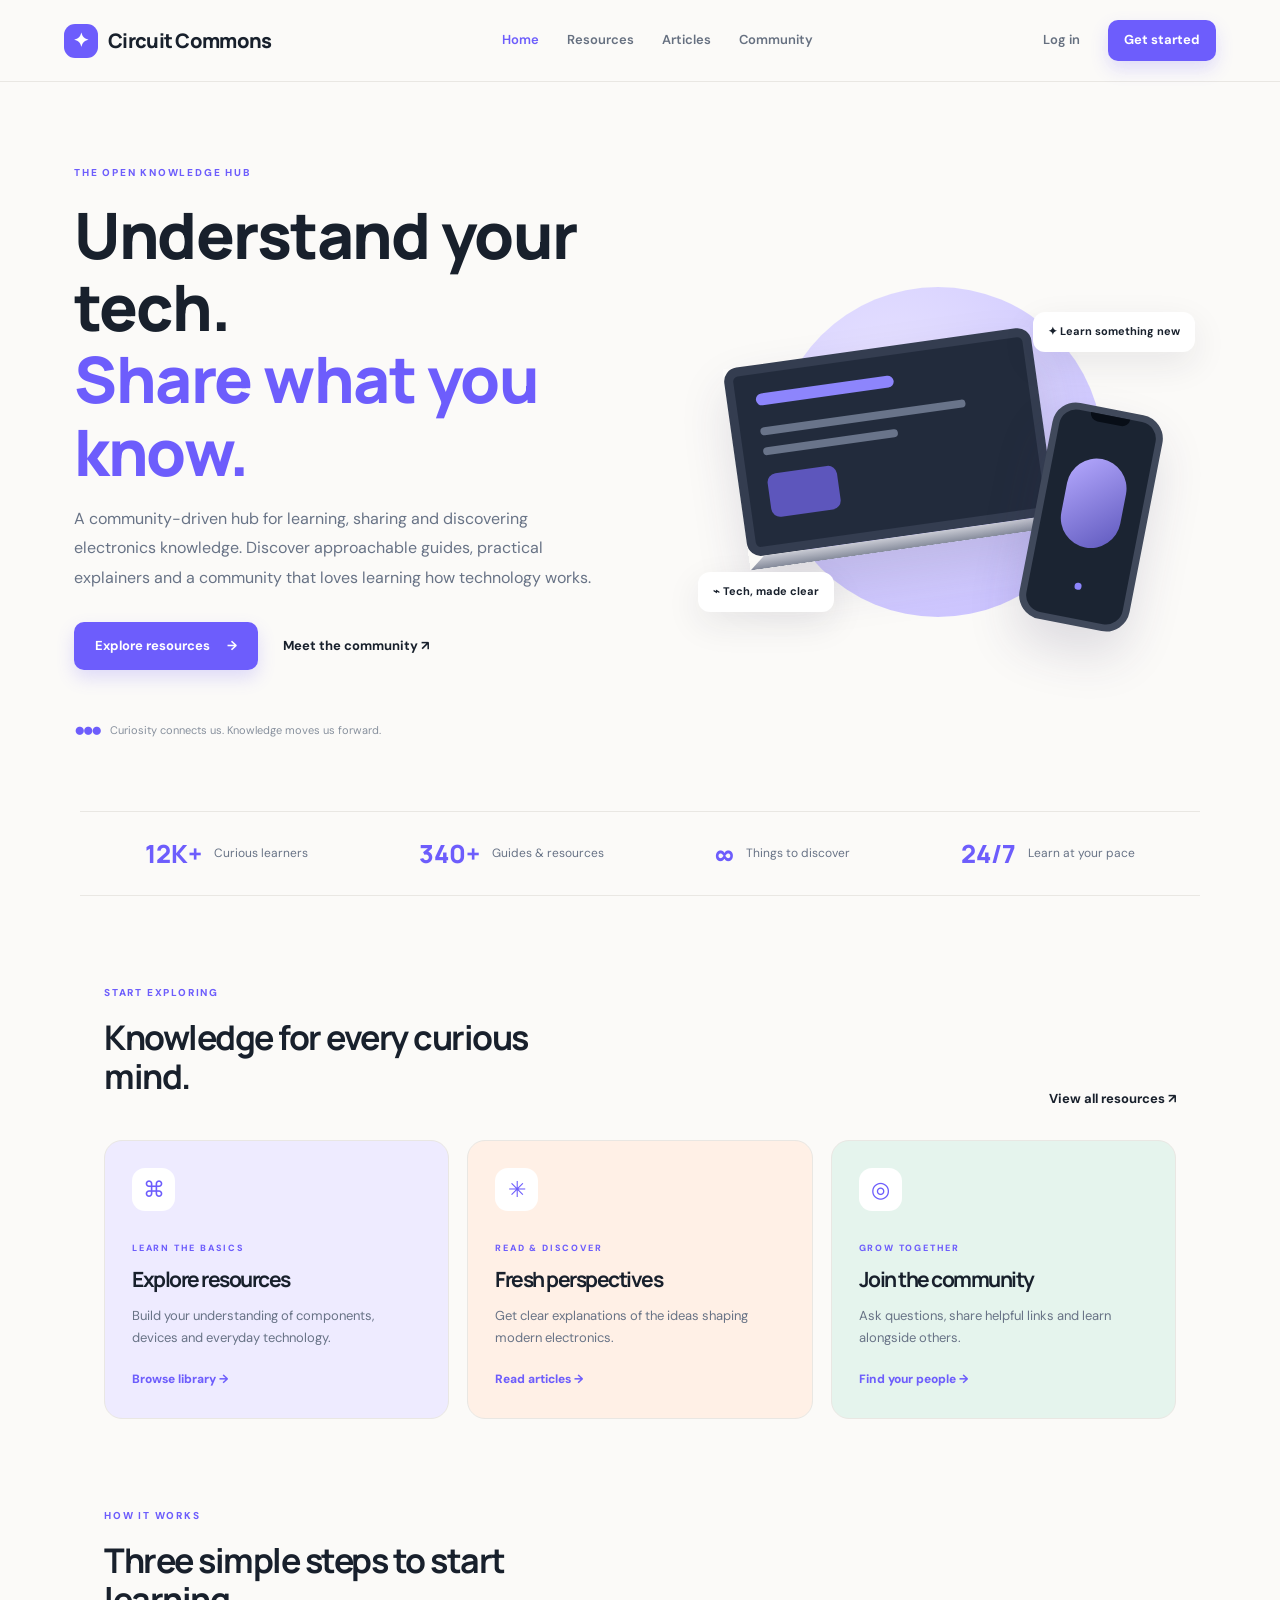
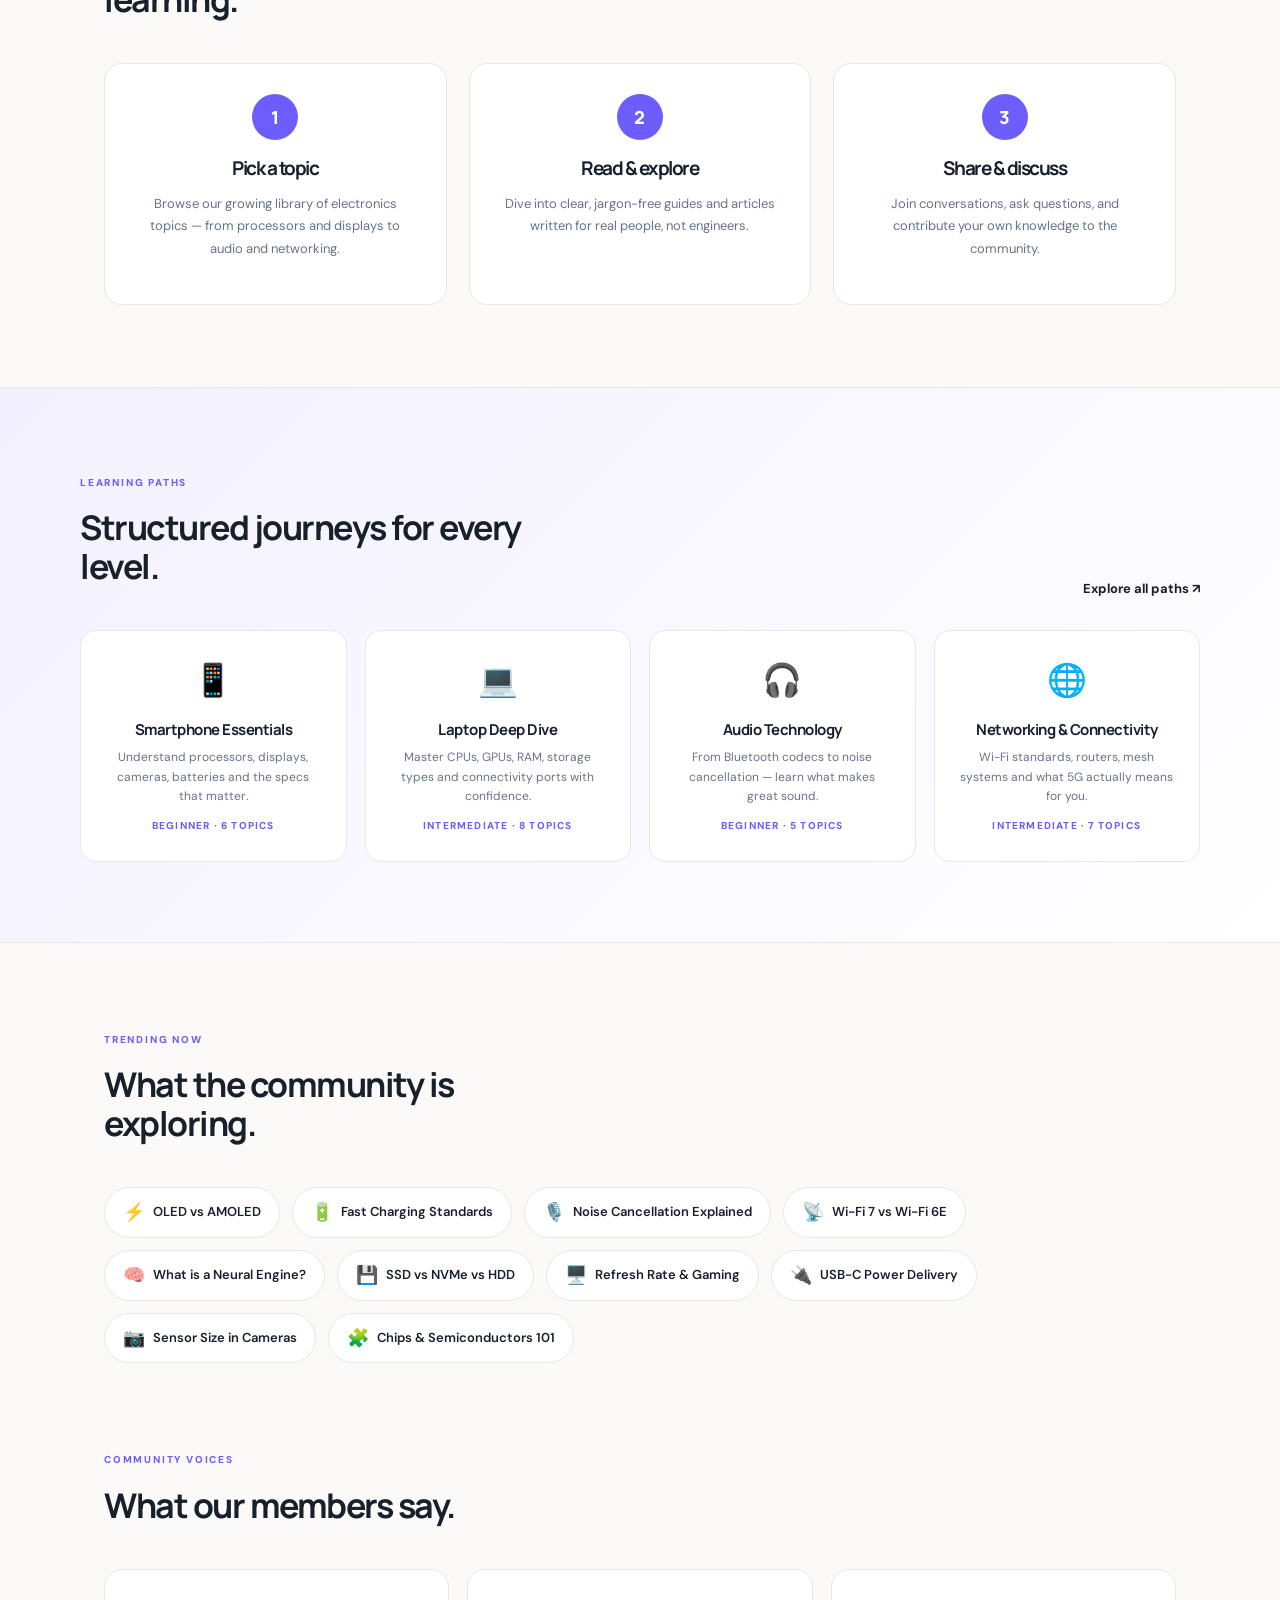
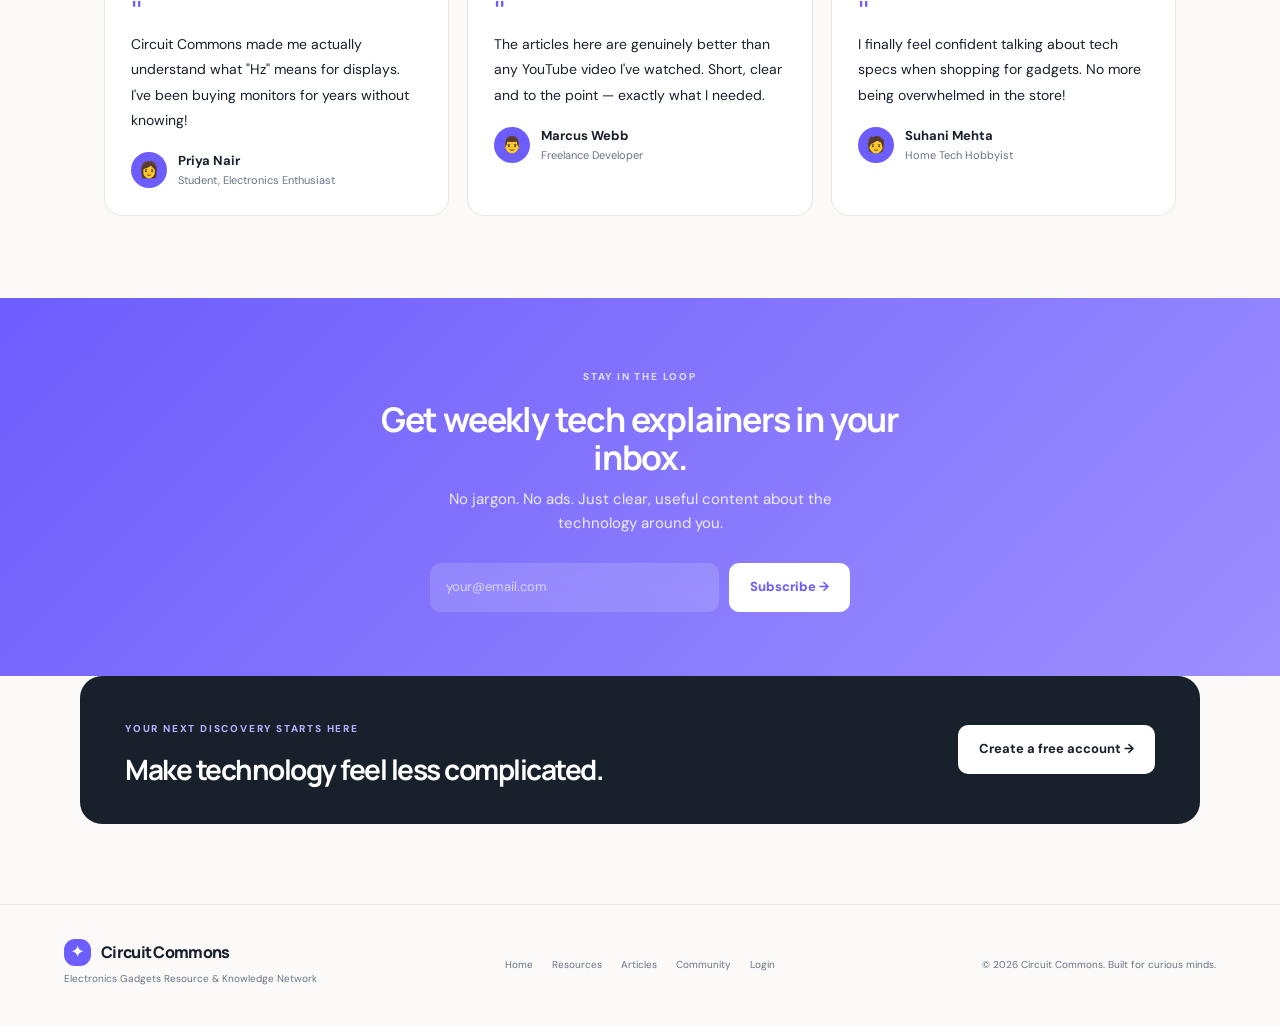
<file: index.html>
<!DOCTYPE html>
<html lang="en">
<head>
<meta charset="UTF-8"><meta name="viewport" content="width=device-width, initial-scale=1.0">
<meta name="description" content="A community-driven hub for learning, sharing and discovering electronics knowledge.">
<title>Home | Circuit Commons</title>
<link rel="icon" type="image/svg+xml" href="assets/favicon.svg">
<link rel="stylesheet" href="css/style.css">
<style>
  /* ---- extra page styles ---- */
  .steps-grid{display:grid;grid-template-columns:repeat(3,1fr);gap:22px}
  .step-card{background:white;border:1px solid var(--line);border-radius:18px;padding:30px;text-align:center;transition:.2s}
  .step-card:hover{transform:translateY(-4px);box-shadow:0 18px 40px #20263a0c}
  .step-num{width:46px;height:46px;border-radius:50%;background:var(--accent);color:white;font-family:Manrope,sans-serif;font-weight:800;font-size:18px;display:grid;place-items:center;margin:0 auto 18px}
  .step-card h3{font-size:19px;margin:10px 0 8px}
  .step-card p{font-size:13px;color:var(--muted);line-height:1.75}
  .topics-row{display:flex;flex-wrap:wrap;gap:12px;margin-top:18px}
  .topic-pill{display:inline-flex;align-items:center;gap:8px;padding:10px 18px;border-radius:50px;background:white;border:1px solid var(--line);font-size:13px;font-weight:600;color:var(--ink);transition:.2s;cursor:default}
  .topic-pill:hover{border-color:var(--accent);color:var(--accent);transform:translateY(-2px);box-shadow:0 6px 18px #6d5dfc18}
  .topic-pill span{font-size:18px}
  .testimonials-grid{display:grid;grid-template-columns:repeat(3,1fr);gap:18px;margin-top:8px}
  .testimonial-card{background:white;border:1px solid var(--line);border-radius:18px;padding:26px;transition:.2s}
  .testimonial-card:hover{transform:translateY(-3px);box-shadow:0 12px 32px #20263a0c}
  .testimonial-card blockquote{margin:0 0 18px;font-size:14px;line-height:1.8;color:var(--ink)}
  .testimonial-card blockquote::before{content:'"';font-size:32px;font-family:Manrope,sans-serif;color:var(--accent);line-height:1;display:block;margin-bottom:4px}
  .t-author{display:flex;align-items:center;gap:11px}
  .t-avatar{width:36px;height:36px;border-radius:50%;background:var(--accent);display:grid;place-items:center;font-size:16px;color:white}
  .t-name{font-weight:700;font-size:13px}
  .t-role{font-size:11px;color:var(--muted)}
  .learn-path-section{background:linear-gradient(135deg,#f3f1ff 0%,#fff 100%);border-top:1px solid var(--line);border-bottom:1px solid var(--line);padding:80px 24px}
  .learn-path-inner{max-width:1120px;margin:0 auto}
  .learn-path-grid{display:grid;grid-template-columns:repeat(4,1fr);gap:18px;margin-top:30px}
  .path-card{background:white;border:1px solid var(--line);border-radius:16px;padding:24px;text-align:center;transition:.2s}
  .path-card:hover{border-color:var(--accent);box-shadow:0 10px 28px #6d5dfc14;transform:translateY(-3px)}
  .path-icon{font-size:32px;margin-bottom:12px}
  .path-card h4{font-family:Manrope,sans-serif;font-size:15px;font-weight:700;margin:0 0 6px;letter-spacing:-.5px}
  .path-card p{font-size:12px;color:var(--muted);line-height:1.6;margin:0}
  .path-badge{display:inline-block;margin-top:12px;font-size:10px;font-weight:800;color:var(--accent);letter-spacing:1.2px}
  .newsletter-band{background:linear-gradient(135deg,var(--accent),#9d8ffe);color:white;padding:64px 24px;text-align:center}
  .newsletter-inner{max-width:580px;margin:0 auto}
  .newsletter-inner h2{font-family:Manrope,sans-serif;font-size:34px;letter-spacing:-1.2px;margin:12px 0 10px}
  .newsletter-inner p{font-size:15px;opacity:.85;max-width:440px;margin:0 auto 28px}
  .newsletter-form{display:flex;gap:10px;max-width:420px;margin:0 auto}
  .newsletter-form input{flex:1;padding:13px 16px;border-radius:10px;border:none;font-size:13px;background:rgba(255,255,255,.15);color:white;outline:none;backdrop-filter:blur(10px)}
  .newsletter-form input::placeholder{color:rgba(255,255,255,.65)}
  .newsletter-form .btn{background:white;color:var(--accent);font-weight:800;white-space:nowrap;box-shadow:none;gap:6px}
  @media(max-width:900px){.steps-grid,.testimonials-grid{grid-template-columns:1fr 1fr}.learn-path-grid{grid-template-columns:1fr 1fr}}
  @media(max-width:600px){.steps-grid,.testimonials-grid,.learn-path-grid{grid-template-columns:1fr}.newsletter-form{flex-direction:column}}
</style>
</head>
<body>
<header class="site-header"><a class="brand" href="index.html"><span class="brand-mark">✦</span>Circuit Commons</a><button class="menu-toggle" aria-label="Toggle navigation" aria-expanded="false">☰</button><nav class="main-nav"><a class="nav-link active" href="index.html">Home</a>
<a class="nav-link " href="resources.html">Resources</a>
<a class="nav-link " href="articles.html">Articles</a>
<a class="nav-link " href="community.html">Community</a></nav><div class="header-actions"><a class="nav-link" href="login.html">Log in</a><a class="btn btn-small" href="signup.html">Get started</a></div></header>
<main>
<!-- HERO -->
<section class="hero">
  <div class="hero-copy">
    <span class="eyebrow">THE OPEN KNOWLEDGE HUB</span>
    <h1>Understand your tech.<br><span>Share what you know.</span></h1>
    <p>A community-driven hub for learning, sharing and discovering electronics knowledge. Discover approachable guides, practical explainers and a community that loves learning how technology works.</p>
    <div class="hero-actions"><a class="btn" href="resources.html">Explore resources <span>→</span></a><a class="text-link" href="community.html">Meet the community ↗</a></div>
    <div class="hero-note"><span class="avatar-stack">● ● ●</span><span>Curiosity connects us. Knowledge moves us forward.</span></div>
  </div>
  <div class="hero-art"><div class="orb orb-one"></div><div class="device-card laptop"><div class="screen"><div class="screen-top"></div><div class="screen-line"></div><div class="screen-line short"></div><div class="screen-chip"></div></div><div class="keyboard"></div></div><div class="device-card phone"><div class="phone-notch"></div><div class="phone-glow"></div><div class="phone-dot"></div></div><div class="floating-tag tag-a">✦ Learn something new</div><div class="floating-tag tag-b">⌁ Tech, made clear</div></div>
</section>

<!-- STATS -->
<section class="stats"><div><strong>12K+</strong><span>Curious learners</span></div><div><strong>340+</strong><span>Guides & resources</span></div><div><strong>∞</strong><span>Things to discover</span></div><div><strong>24/7</strong><span>Learn at your pace</span></div></section>

<!-- FEATURE CARDS -->
<section class="section"><div class="section-heading"><div><span class="eyebrow">START EXPLORING</span><h2>Knowledge for every curious mind.</h2></div><a class="text-link" href="resources.html">View all resources ↗</a></div><div class="feature-grid"><article class="feature-card purple"><div class="feature-icon">⌘</div><span class="card-kicker">LEARN THE BASICS</span><h3>Explore resources</h3><p>Build your understanding of components, devices and everyday technology.</p><a href="resources.html">Browse library →</a></article><article class="feature-card peach"><div class="feature-icon">✳</div><span class="card-kicker">READ &amp; DISCOVER</span><h3>Fresh perspectives</h3><p>Get clear explanations of the ideas shaping modern electronics.</p><a href="articles.html">Read articles →</a></article><article class="feature-card mint"><div class="feature-icon">◎</div><span class="card-kicker">GROW TOGETHER</span><h3>Join the community</h3><p>Ask questions, share helpful links and learn alongside others.</p><a href="community.html">Find your people →</a></article></div></section>

<!-- HOW IT WORKS -->
<section class="section" style="padding-top:0">
  <div class="section-heading"><div><span class="eyebrow">HOW IT WORKS</span><h2>Three simple steps to start learning.</h2></div></div>
  <div class="steps-grid">
    <div class="step-card"><div class="step-num">1</div><h3>Pick a topic</h3><p>Browse our growing library of electronics topics — from processors and displays to audio and networking.</p></div>
    <div class="step-card"><div class="step-num">2</div><h3>Read & explore</h3><p>Dive into clear, jargon-free guides and articles written for real people, not engineers.</p></div>
    <div class="step-card"><div class="step-num">3</div><h3>Share & discuss</h3><p>Join conversations, ask questions, and contribute your own knowledge to the community.</p></div>
  </div>
</section>

<!-- LEARNING PATHS -->
<section class="learn-path-section">
  <div class="learn-path-inner">
    <div class="section-heading"><div><span class="eyebrow">LEARNING PATHS</span><h2>Structured journeys for every level.</h2></div><a class="text-link" href="resources.html">Explore all paths ↗</a></div>
    <div class="learn-path-grid">
      <div class="path-card"><div class="path-icon">📱</div><h4>Smartphone Essentials</h4><p>Understand processors, displays, cameras, batteries and the specs that matter.</p><span class="path-badge">BEGINNER · 6 TOPICS</span></div>
      <div class="path-card"><div class="path-icon">💻</div><h4>Laptop Deep Dive</h4><p>Master CPUs, GPUs, RAM, storage types and connectivity ports with confidence.</p><span class="path-badge">INTERMEDIATE · 8 TOPICS</span></div>
      <div class="path-card"><div class="path-icon">🎧</div><h4>Audio Technology</h4><p>From Bluetooth codecs to noise cancellation — learn what makes great sound.</p><span class="path-badge">BEGINNER · 5 TOPICS</span></div>
      <div class="path-card"><div class="path-icon">🌐</div><h4>Networking & Connectivity</h4><p>Wi-Fi standards, routers, mesh systems and what 5G actually means for you.</p><span class="path-badge">INTERMEDIATE · 7 TOPICS</span></div>
    </div>
  </div>
</section>

<!-- TRENDING TOPICS -->
<section class="section">
  <div class="section-heading"><div><span class="eyebrow">TRENDING NOW</span><h2>What the community is exploring.</h2></div></div>
  <div class="topics-row">
    <div class="topic-pill"><span>⚡</span> OLED vs AMOLED</div>
    <div class="topic-pill"><span>🔋</span> Fast Charging Standards</div>
    <div class="topic-pill"><span>🎙️</span> Noise Cancellation Explained</div>
    <div class="topic-pill"><span>📡</span> Wi-Fi 7 vs Wi-Fi 6E</div>
    <div class="topic-pill"><span>🧠</span> What is a Neural Engine?</div>
    <div class="topic-pill"><span>💾</span> SSD vs NVMe vs HDD</div>
    <div class="topic-pill"><span>🖥️</span> Refresh Rate & Gaming</div>
    <div class="topic-pill"><span>🔌</span> USB-C Power Delivery</div>
    <div class="topic-pill"><span>📷</span> Sensor Size in Cameras</div>
    <div class="topic-pill"><span>🧩</span> Chips & Semiconductors 101</div>
  </div>
</section>

<!-- TESTIMONIALS -->
<section class="section" style="padding-top:0">
  <div class="section-heading"><div><span class="eyebrow">COMMUNITY VOICES</span><h2>What our members say.</h2></div></div>
  <div class="testimonials-grid">
    <div class="testimonial-card">
      <blockquote>Circuit Commons made me actually understand what "Hz" means for displays. I've been buying monitors for years without knowing!</blockquote>
      <div class="t-author"><div class="t-avatar">👩</div><div><div class="t-name">Priya Nair</div><div class="t-role">Student, Electronics Enthusiast</div></div></div>
    </div>
    <div class="testimonial-card">
      <blockquote>The articles here are genuinely better than any YouTube video I've watched. Short, clear and to the point — exactly what I needed.</blockquote>
      <div class="t-author"><div class="t-avatar">👨</div><div><div class="t-name">Marcus Webb</div><div class="t-role">Freelance Developer</div></div></div>
    </div>
    <div class="testimonial-card">
      <blockquote>I finally feel confident talking about tech specs when shopping for gadgets. No more being overwhelmed in the store!</blockquote>
      <div class="t-author"><div class="t-avatar">🧑</div><div><div class="t-name">Suhani Mehta</div><div class="t-role">Home Tech Hobbyist</div></div></div>
    </div>
  </div>
</section>

<!-- NEWSLETTER -->
<section class="newsletter-band">
  <div class="newsletter-inner">
    <span class="eyebrow" style="color:#e0dcff">STAY IN THE LOOP</span>
    <h2>Get weekly tech explainers in your inbox.</h2>
    <p>No jargon. No ads. Just clear, useful content about the technology around you.</p>
    <form class="newsletter-form" onsubmit="return false">
      <input type="email" placeholder="your@email.com" id="newsletter-email">
      <button class="btn" type="submit" id="newsletter-submit">Subscribe →</button>
    </form>
  </div>
</section>

<!-- CTA BAND -->
<section class="cta-band"><div><span class="eyebrow">YOUR NEXT DISCOVERY STARTS HERE</span><h2>Make technology feel less complicated.</h2></div><a class="btn btn-light" href="signup.html">Create a free account →</a></section>
</main>
<footer class="footer"><div class="footer-brand"><a class="brand" href="index.html"><span class="brand-mark">✦</span>Circuit Commons</a><p>Electronics Gadgets Resource &amp; Knowledge Network</p></div><div class="footer-links"><a href="index.html">Home</a>
<a href="resources.html">Resources</a>
<a href="articles.html">Articles</a>
<a href="community.html">Community</a><a href="login.html">Login</a></div><span class="copyright">© 2026 Circuit Commons. Built for curious minds.</span></footer>
<script src="js/main.js"></script>
</body></html>
</file>
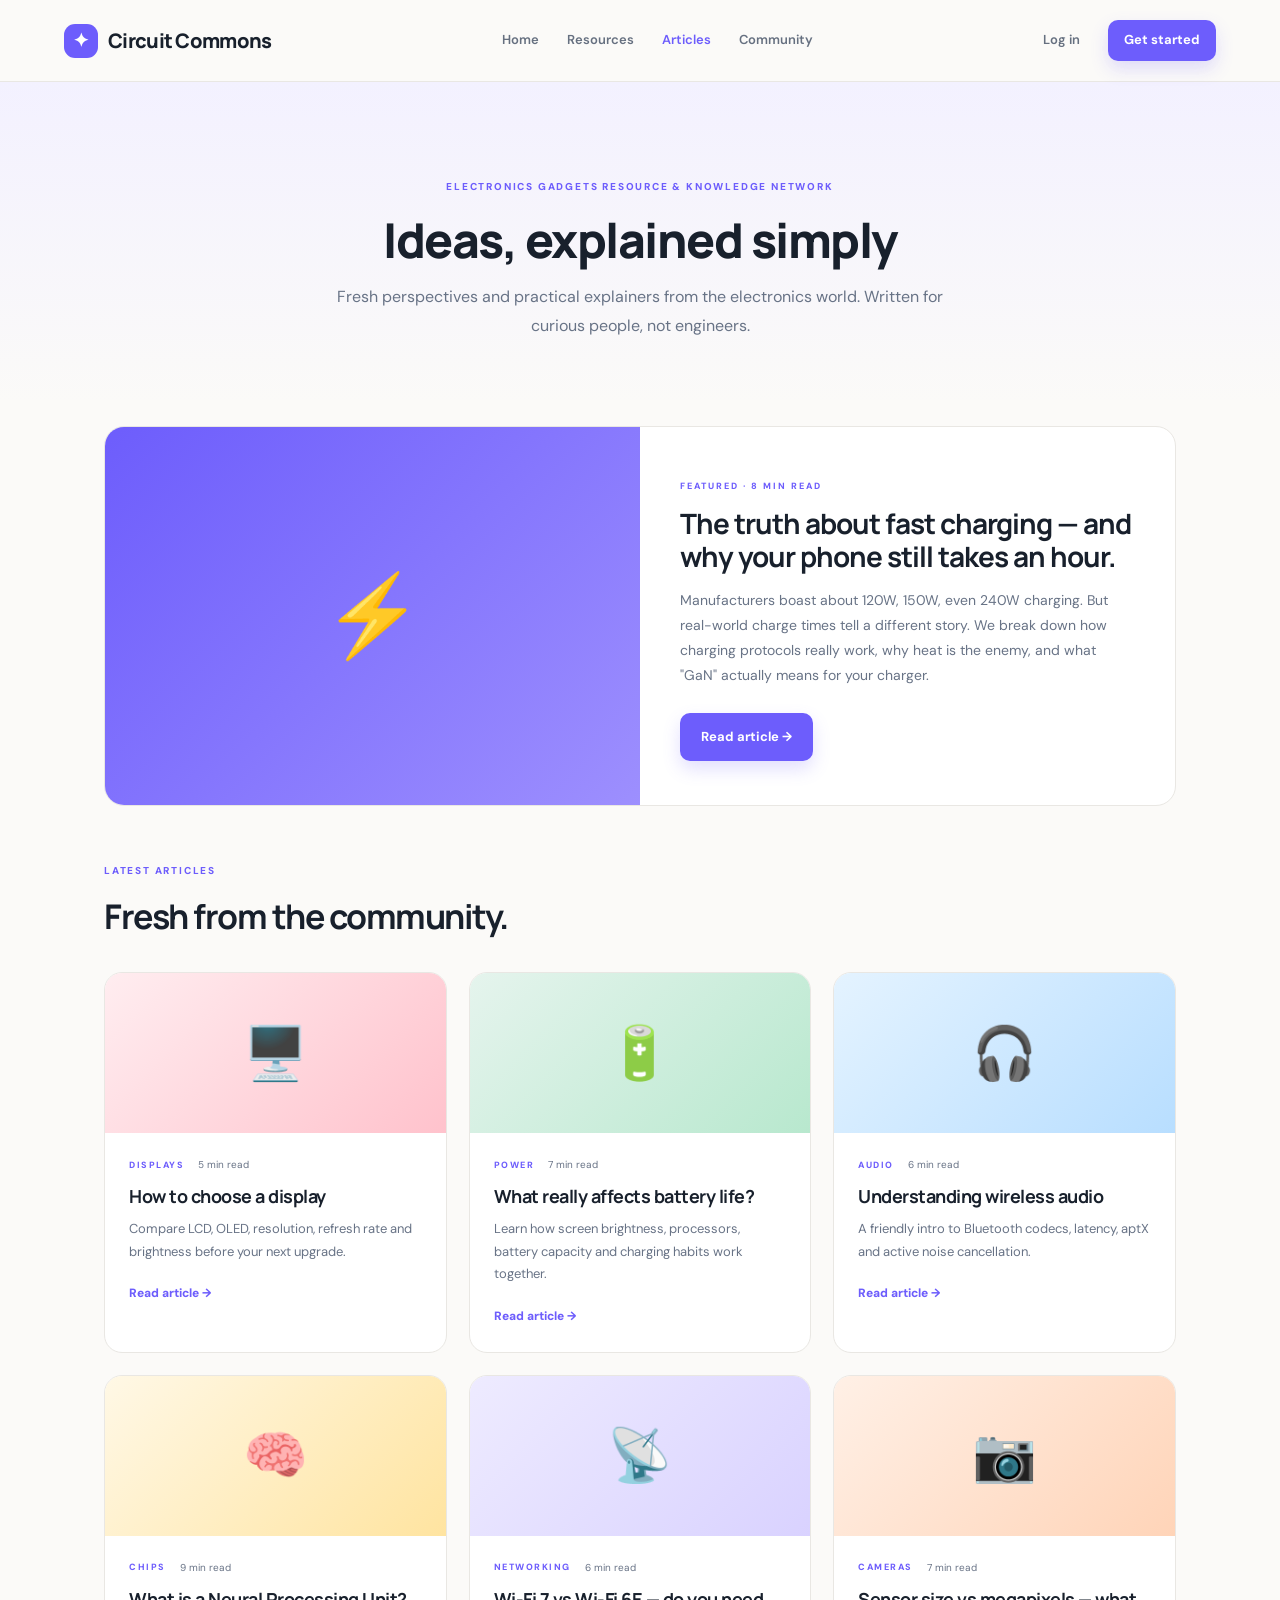
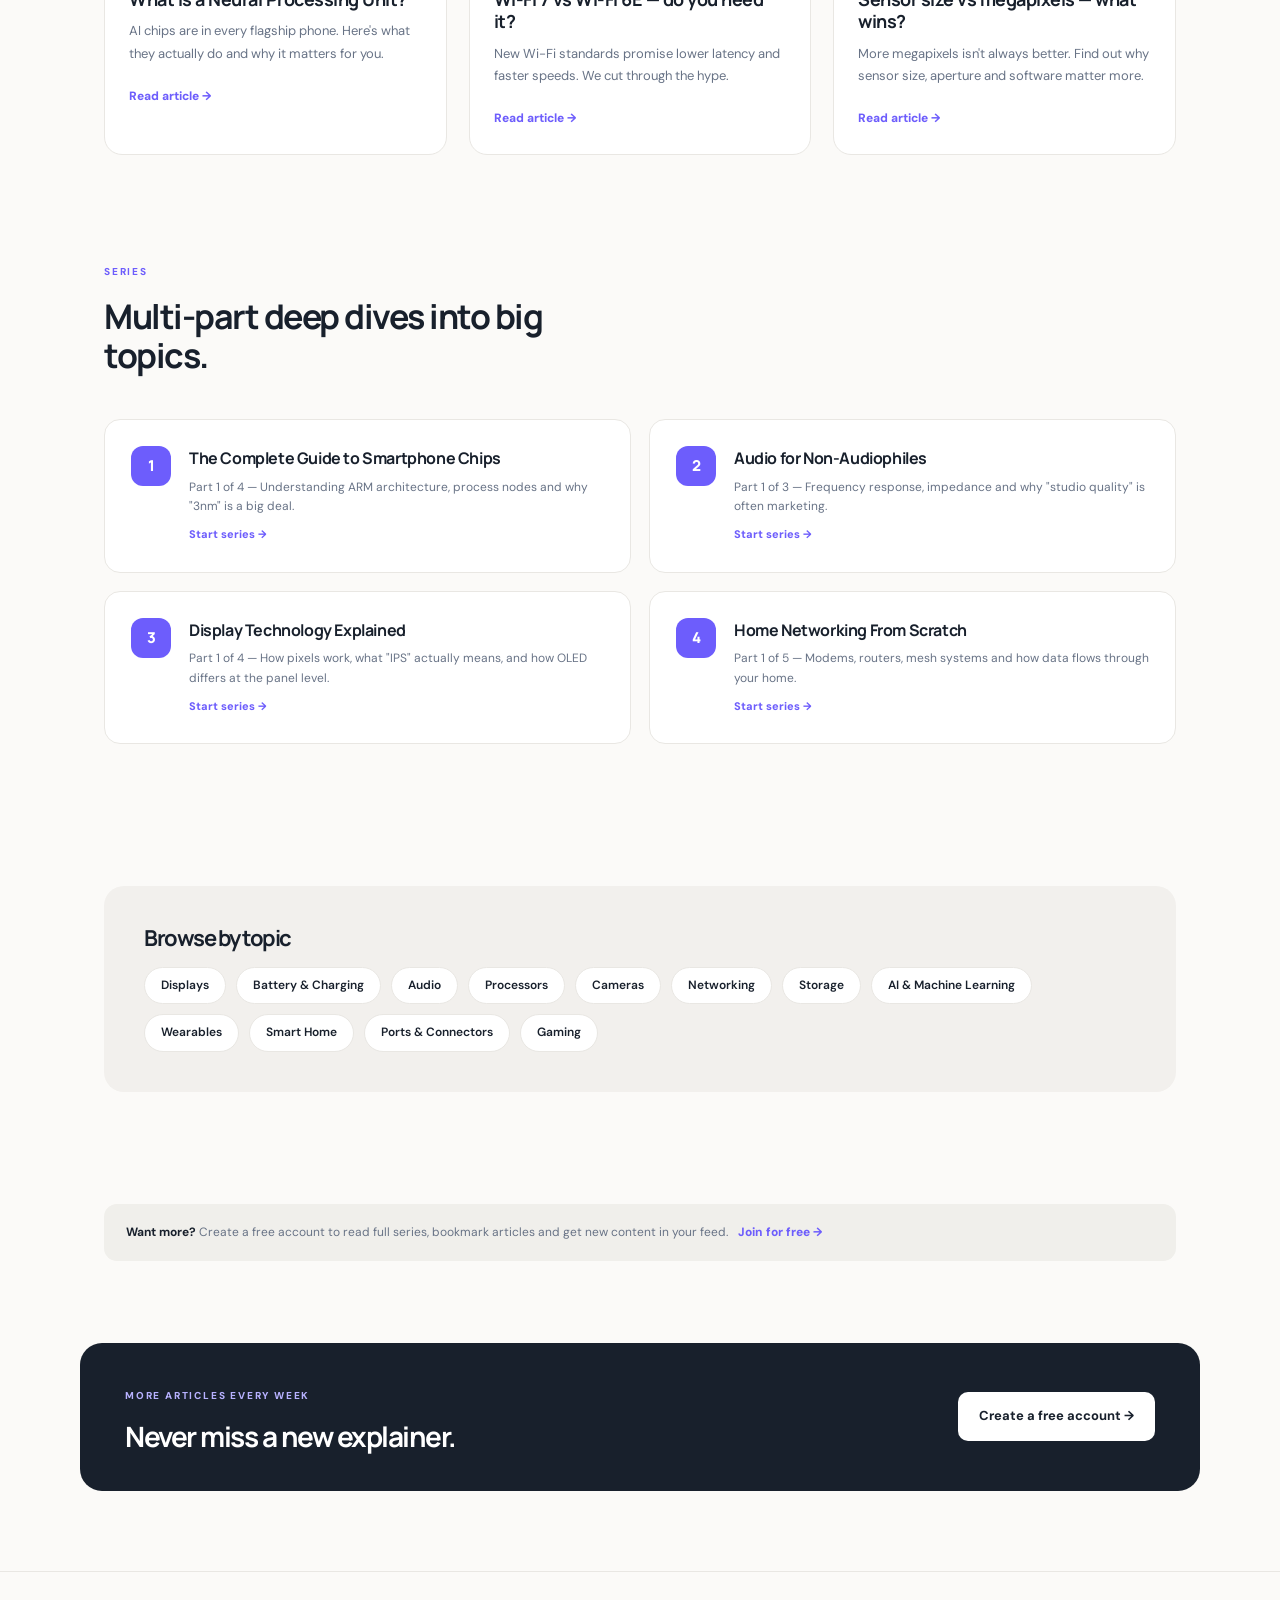
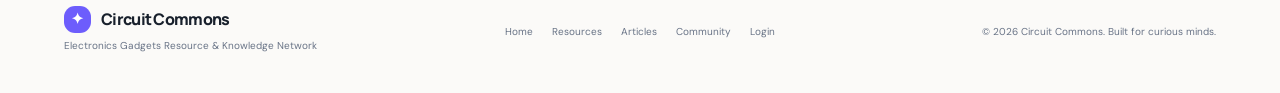
<file: articles.html>
<!DOCTYPE html>
<html lang="en">
<head>
<meta charset="UTF-8"><meta name="viewport" content="width=device-width, initial-scale=1.0">
<meta name="description" content="Fresh perspectives and practical explainers from the electronics world on Circuit Commons.">
<title>Articles | Circuit Commons</title>
<link rel="icon" type="image/svg+xml" href="assets/favicon.svg">
<link rel="stylesheet" href="css/style.css">
<style>
  .articles-grid{display:grid;grid-template-columns:repeat(3,1fr);gap:22px}
  .article-card{border:1px solid var(--line);border-radius:18px;overflow:hidden;background:white;transition:.2s}
  .article-card:hover{transform:translateY(-4px);box-shadow:0 18px 40px #20263a0d}
  .article-thumb{height:160px;display:flex;align-items:center;justify-content:center;font-size:52px}
  .thumb-purple{background:linear-gradient(135deg,#eeebff,#d9d2ff)}
  .thumb-peach{background:linear-gradient(135deg,#fff0e6,#ffd4b8)}
  .thumb-mint{background:linear-gradient(135deg,#e5f4ed,#b8e8ce)}
  .thumb-sky{background:linear-gradient(135deg,#e4f3ff,#b8deff)}
  .thumb-rose{background:linear-gradient(135deg,#ffedf0,#ffc2cc)}
  .thumb-amber{background:linear-gradient(135deg,#fff8e6,#ffe4a0)}
  .article-body{padding:24px}
  .article-meta{display:flex;align-items:center;gap:14px;margin-bottom:12px}
  .article-tag{font-size:9px;font-weight:800;letter-spacing:1.5px;color:var(--accent)}
  .article-time{font-size:10px;color:var(--muted)}
  .article-card h3{font-size:18px;margin:0 0 10px;font-family:Manrope,sans-serif;letter-spacing:-.5px;line-height:1.25}
  .article-card p{font-size:13px;color:var(--muted);line-height:1.75;margin:0 0 16px}
  .article-card a.read-link{font-size:12px;font-weight:800;color:var(--accent)}
  .featured-article{border:1px solid var(--line);border-radius:20px;overflow:hidden;background:white;display:grid;grid-template-columns:1fr 1fr;margin-bottom:50px;transition:.2s}
  .featured-article:hover{box-shadow:0 20px 50px #20263a0e}
  .featured-thumb{background:linear-gradient(135deg,#6d5dfc,#9d8ffe);display:flex;align-items:center;justify-content:center;font-size:80px;min-height:280px}
  .featured-body{padding:44px 40px}
  .featured-body .eyebrow{font-size:9px;letter-spacing:2px}
  .featured-body h2{font-size:28px;margin:10px 0 14px;font-family:Manrope,sans-serif;letter-spacing:-1px;line-height:1.2}
  .featured-body p{color:var(--muted);font-size:14px;line-height:1.8;margin-bottom:24px}
  .featured-body .btn{gap:8px}
  .series-grid{display:grid;grid-template-columns:repeat(2,1fr);gap:18px;margin-top:8px}
  .series-card{border:1px solid var(--line);border-radius:16px;padding:26px;background:white;display:flex;gap:18px;align-items:flex-start;transition:.2s}
  .series-card:hover{border-color:var(--accent);transform:translateY(-2px)}
  .series-num{width:40px;height:40px;border-radius:12px;background:var(--accent);color:white;display:grid;place-items:center;font-weight:800;font-size:15px;flex-shrink:0;font-family:Manrope,sans-serif}
  .series-card h4{font-family:Manrope,sans-serif;font-size:16px;font-weight:700;margin:0 0 6px;letter-spacing:-.4px}
  .series-card p{font-size:12px;color:var(--muted);margin:0;line-height:1.6}
  .series-card .read-link{font-size:11px;font-weight:800;color:var(--accent);display:inline-block;margin-top:10px}
  .topics-band{background:var(--soft);border-radius:20px;padding:40px;margin-top:60px}
  .topics-band h3{font-size:22px;margin-top:0}
  .tag-cloud{display:flex;flex-wrap:wrap;gap:10px;margin-top:16px}
  .tag{padding:8px 16px;border-radius:50px;background:white;border:1px solid var(--line);font-size:12px;font-weight:600;color:var(--ink);transition:.2s;cursor:pointer}
  .tag:hover{background:var(--accent);color:white;border-color:var(--accent)}
  @media(max-width:900px){.articles-grid{grid-template-columns:1fr 1fr}.featured-article{grid-template-columns:1fr}.featured-thumb{min-height:180px}.series-grid{grid-template-columns:1fr}}
  @media(max-width:600px){.articles-grid,.series-grid{grid-template-columns:1fr}}
</style>
</head>
<body>
<header class="site-header"><a class="brand" href="index.html"><span class="brand-mark">✦</span>Circuit Commons</a><button class="menu-toggle" aria-label="Toggle navigation" aria-expanded="false">☰</button><nav class="main-nav"><a class="nav-link " href="index.html">Home</a>
<a class="nav-link " href="resources.html">Resources</a>
<a class="nav-link active" href="articles.html">Articles</a>
<a class="nav-link " href="community.html">Community</a></nav><div class="header-actions"><a class="nav-link" href="login.html">Log in</a><a class="btn btn-small" href="signup.html">Get started</a></div></header>
<main>

<!-- PAGE HERO -->
<section class="page-hero">
  <span class="eyebrow">ELECTRONICS GADGETS RESOURCE &amp; KNOWLEDGE NETWORK</span>
  <h1>Ideas, explained simply</h1>
  <p>Fresh perspectives and practical explainers from the electronics world. Written for curious people, not engineers.</p>
</section>

<!-- FEATURED ARTICLE -->
<section class="section inner-section">
  <div class="featured-article">
    <div class="featured-thumb">⚡</div>
    <div class="featured-body">
      <span class="eyebrow">FEATURED · 8 MIN READ</span>
      <h2>The truth about fast charging — and why your phone still takes an hour.</h2>
      <p>Manufacturers boast about 120W, 150W, even 240W charging. But real-world charge times tell a different story. We break down how charging protocols really work, why heat is the enemy, and what "GaN" actually means for your charger.</p>
      <a class="btn" href="signup.html">Read article →</a>
    </div>
  </div>

  <!-- LATEST ARTICLES GRID -->
  <div class="section-heading" style="margin-bottom:22px"><div><span class="eyebrow">LATEST ARTICLES</span><h2>Fresh from the community.</h2></div></div>
  <div class="articles-grid">
    <article class="article-card">
      <div class="article-thumb thumb-rose">🖥️</div>
      <div class="article-body">
        <div class="article-meta"><span class="article-tag">DISPLAYS</span><span class="article-time">5 min read</span></div>
        <h3>How to choose a display</h3>
        <p>Compare LCD, OLED, resolution, refresh rate and brightness before your next upgrade.</p>
        <a class="read-link" href="signup.html">Read article →</a>
      </div>
    </article>
    <article class="article-card">
      <div class="article-thumb thumb-mint">🔋</div>
      <div class="article-body">
        <div class="article-meta"><span class="article-tag">POWER</span><span class="article-time">7 min read</span></div>
        <h3>What really affects battery life?</h3>
        <p>Learn how screen brightness, processors, battery capacity and charging habits work together.</p>
        <a class="read-link" href="signup.html">Read article →</a>
      </div>
    </article>
    <article class="article-card">
      <div class="article-thumb thumb-sky">🎧</div>
      <div class="article-body">
        <div class="article-meta"><span class="article-tag">AUDIO</span><span class="article-time">6 min read</span></div>
        <h3>Understanding wireless audio</h3>
        <p>A friendly intro to Bluetooth codecs, latency, aptX and active noise cancellation.</p>
        <a class="read-link" href="signup.html">Read article →</a>
      </div>
    </article>
    <article class="article-card">
      <div class="article-thumb thumb-amber">🧠</div>
      <div class="article-body">
        <div class="article-meta"><span class="article-tag">CHIPS</span><span class="article-time">9 min read</span></div>
        <h3>What is a Neural Processing Unit?</h3>
        <p>AI chips are in every flagship phone. Here's what they actually do and why it matters for you.</p>
        <a class="read-link" href="signup.html">Read article →</a>
      </div>
    </article>
    <article class="article-card">
      <div class="article-thumb thumb-purple">📡</div>
      <div class="article-body">
        <div class="article-meta"><span class="article-tag">NETWORKING</span><span class="article-time">6 min read</span></div>
        <h3>Wi-Fi 7 vs Wi-Fi 6E — do you need it?</h3>
        <p>New Wi-Fi standards promise lower latency and faster speeds. We cut through the hype.</p>
        <a class="read-link" href="signup.html">Read article →</a>
      </div>
    </article>
    <article class="article-card">
      <div class="article-thumb thumb-peach">📷</div>
      <div class="article-body">
        <div class="article-meta"><span class="article-tag">CAMERAS</span><span class="article-time">7 min read</span></div>
        <h3>Sensor size vs megapixels — what wins?</h3>
        <p>More megapixels isn't always better. Find out why sensor size, aperture and software matter more.</p>
        <a class="read-link" href="signup.html">Read article →</a>
      </div>
    </article>
  </div>
</section>

<!-- ARTICLE SERIES -->
<section class="section" style="padding-top:20px">
  <div class="section-heading"><div><span class="eyebrow">SERIES</span><h2>Multi-part deep dives into big topics.</h2></div></div>
  <div class="series-grid">
    <div class="series-card">
      <div class="series-num">1</div>
      <div>
        <h4>The Complete Guide to Smartphone Chips</h4>
        <p>Part 1 of 4 — Understanding ARM architecture, process nodes and why "3nm" is a big deal.</p>
        <a class="read-link" href="signup.html">Start series →</a>
      </div>
    </div>
    <div class="series-card">
      <div class="series-num">2</div>
      <div>
        <h4>Audio for Non-Audiophiles</h4>
        <p>Part 1 of 3 — Frequency response, impedance and why "studio quality" is often marketing.</p>
        <a class="read-link" href="signup.html">Start series →</a>
      </div>
    </div>
    <div class="series-card">
      <div class="series-num">3</div>
      <div>
        <h4>Display Technology Explained</h4>
        <p>Part 1 of 4 — How pixels work, what "IPS" actually means, and how OLED differs at the panel level.</p>
        <a class="read-link" href="signup.html">Start series →</a>
      </div>
    </div>
    <div class="series-card">
      <div class="series-num">4</div>
      <div>
        <h4>Home Networking From Scratch</h4>
        <p>Part 1 of 5 — Modems, routers, mesh systems and how data flows through your home.</p>
        <a class="read-link" href="signup.html">Start series →</a>
      </div>
    </div>
  </div>
</section>

<!-- TAG CLOUD -->
<section class="section" style="padding-top:0">
  <div class="topics-band">
    <h3>Browse by topic</h3>
    <div class="tag-cloud">
      <div class="tag">Displays</div>
      <div class="tag">Battery & Charging</div>
      <div class="tag">Audio</div>
      <div class="tag">Processors</div>
      <div class="tag">Cameras</div>
      <div class="tag">Networking</div>
      <div class="tag">Storage</div>
      <div class="tag">AI & Machine Learning</div>
      <div class="tag">Wearables</div>
      <div class="tag">Smart Home</div>
      <div class="tag">Ports & Connectors</div>
      <div class="tag">Gaming</div>
    </div>
  </div>
</section>

<!-- NOTICE -->
<section class="section" style="padding-top:0">
  <div class="notice"><strong>Want more?</strong> Create a free account to read full series, bookmark articles and get new content in your feed. <a href="signup.html">Join for free →</a></div>
</section>

<!-- CTA -->
<section class="cta-band"><div><span class="eyebrow">MORE ARTICLES EVERY WEEK</span><h2>Never miss a new explainer.</h2></div><a class="btn btn-light" href="signup.html">Create a free account →</a></section>

</main>
<footer class="footer"><div class="footer-brand"><a class="brand" href="index.html"><span class="brand-mark">✦</span>Circuit Commons</a><p>Electronics Gadgets Resource &amp; Knowledge Network</p></div><div class="footer-links"><a href="index.html">Home</a>
<a href="resources.html">Resources</a>
<a href="articles.html">Articles</a>
<a href="community.html">Community</a><a href="login.html">Login</a></div><span class="copyright">© 2026 Circuit Commons. Built for curious minds.</span></footer>
<script src="js/main.js"></script>
</body></html>
</file>
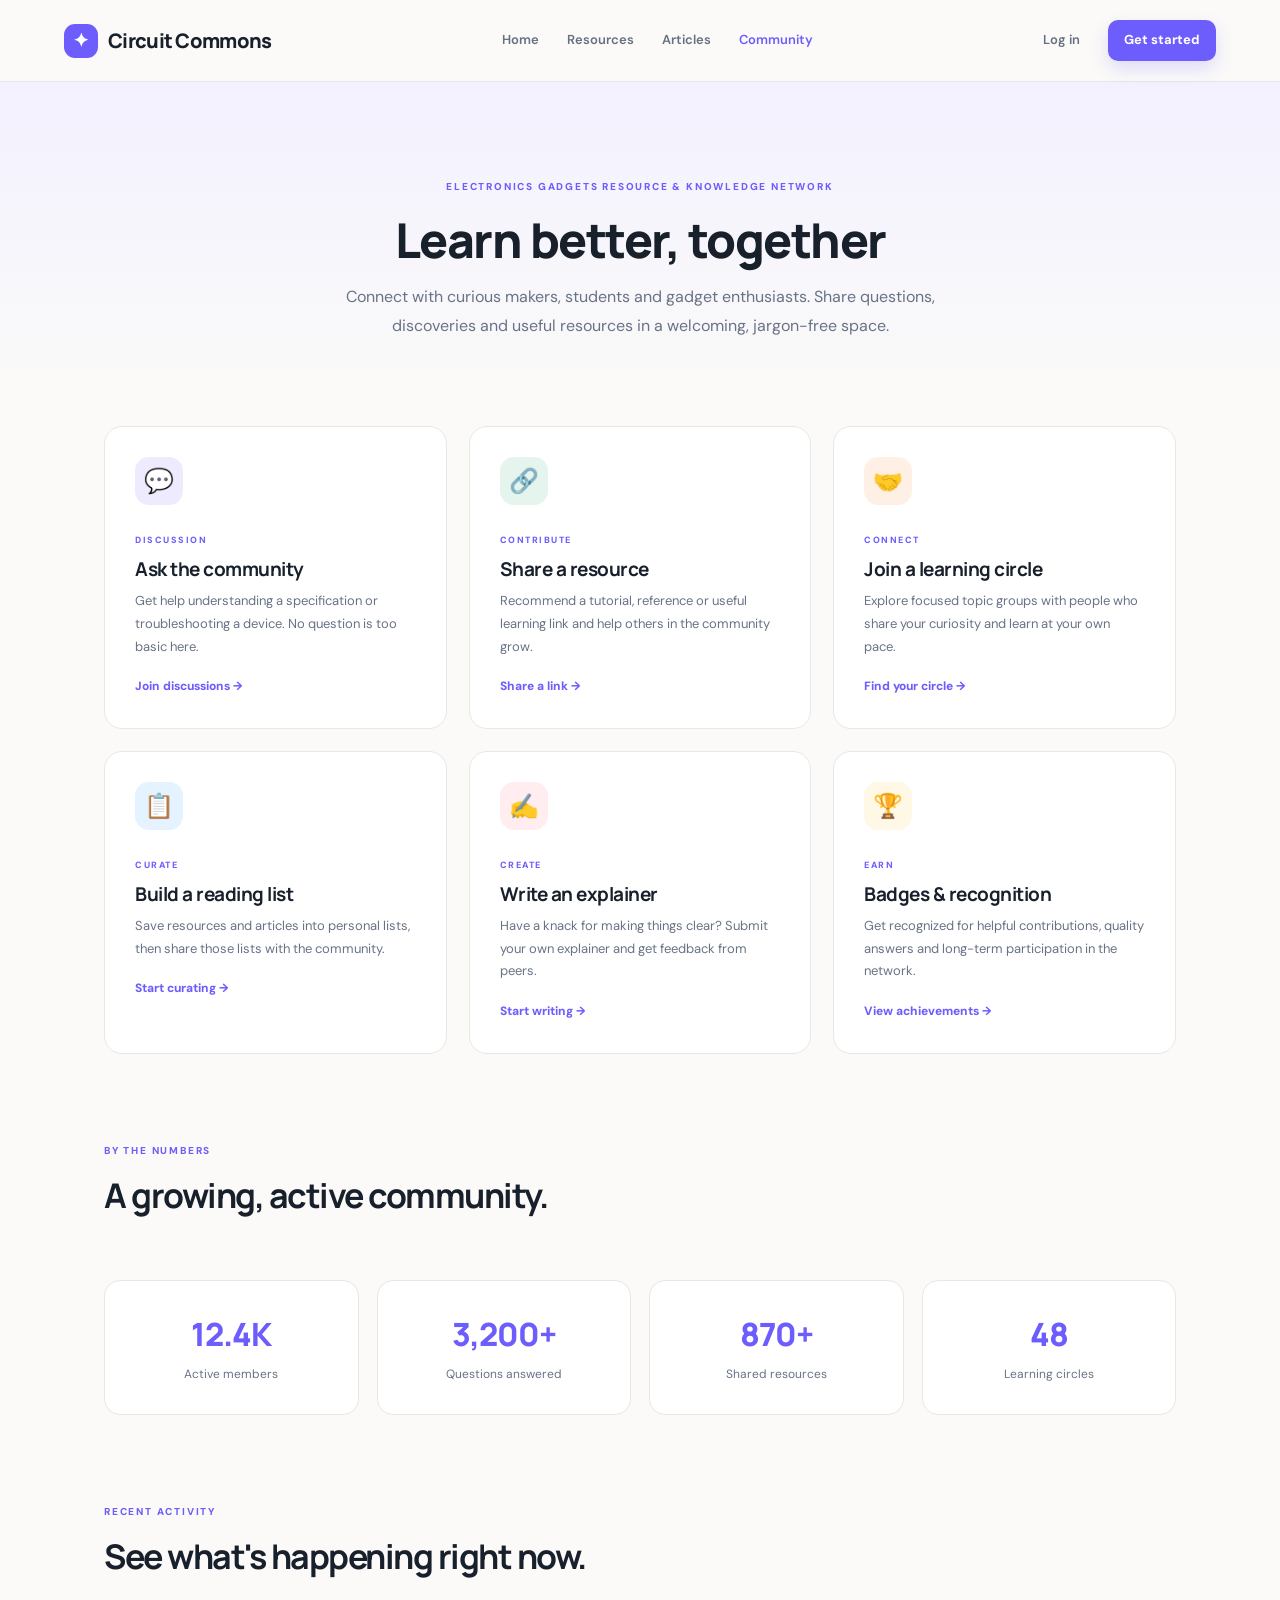
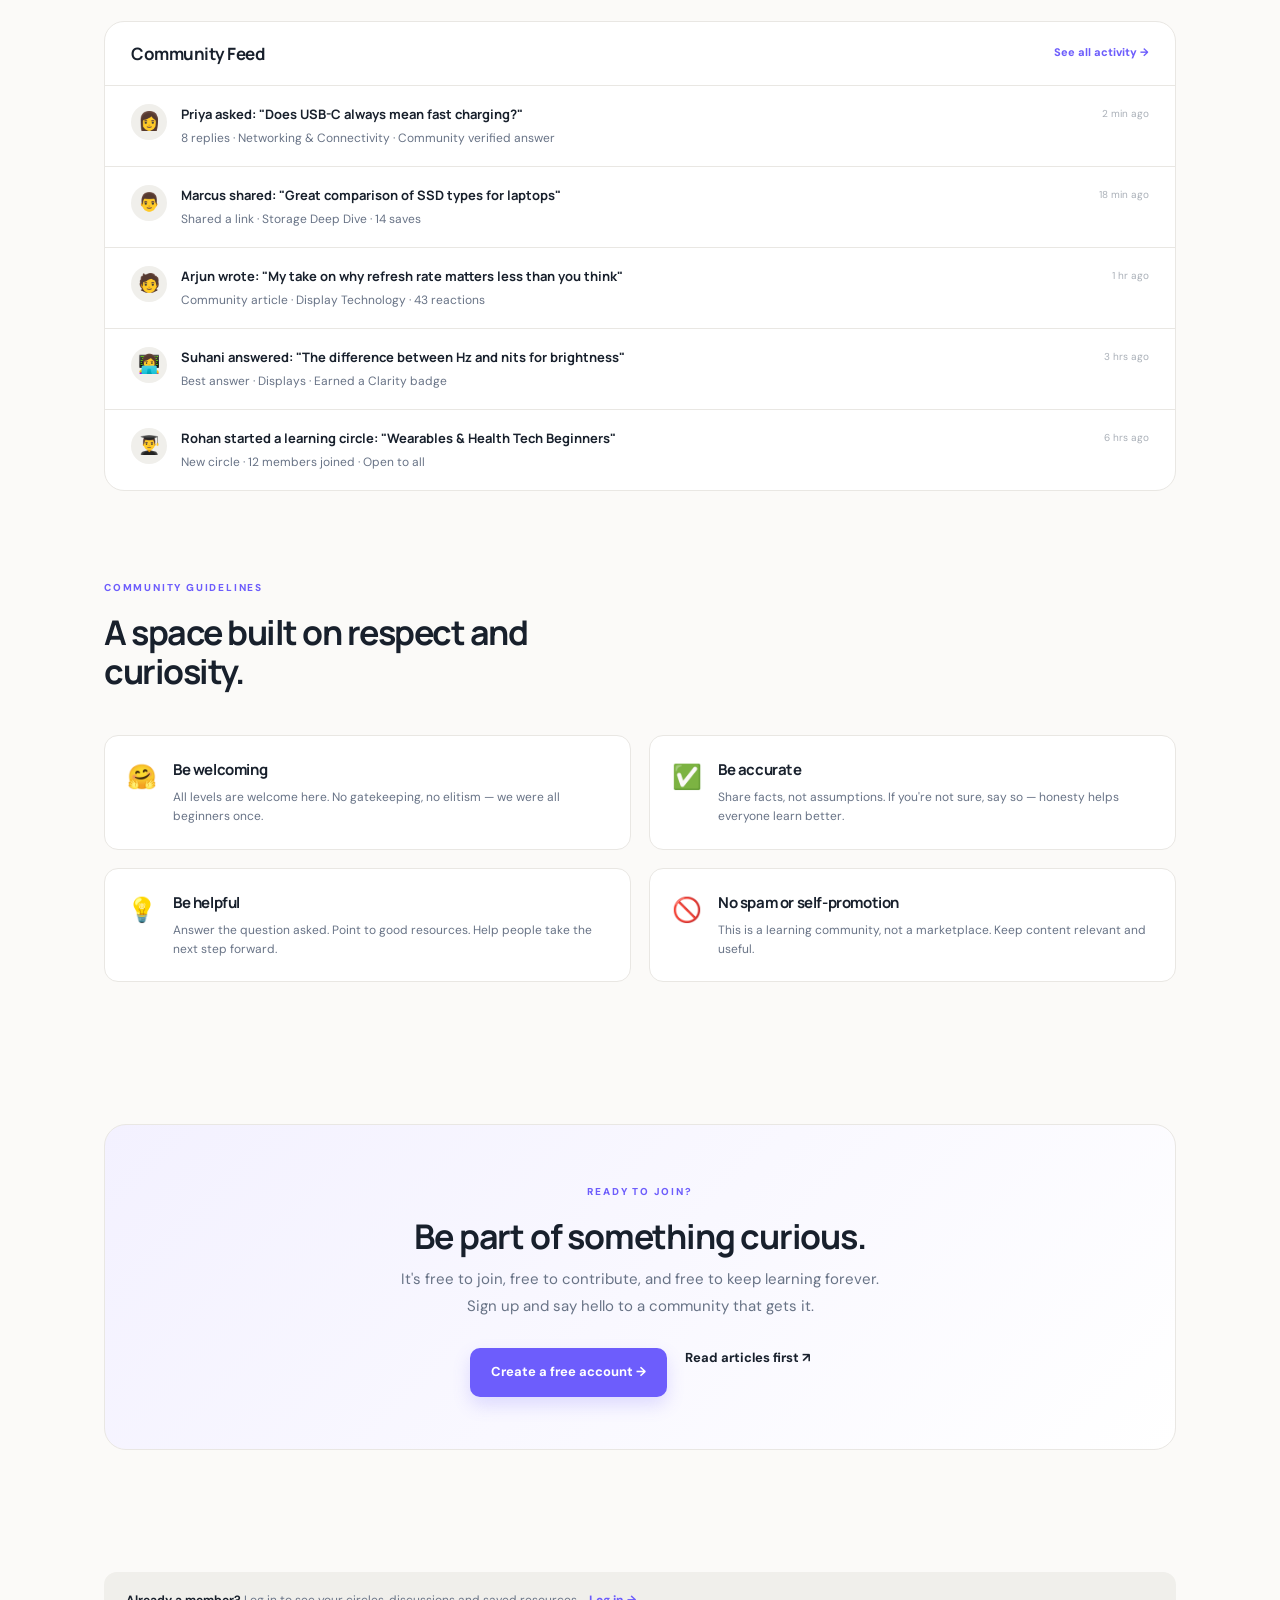
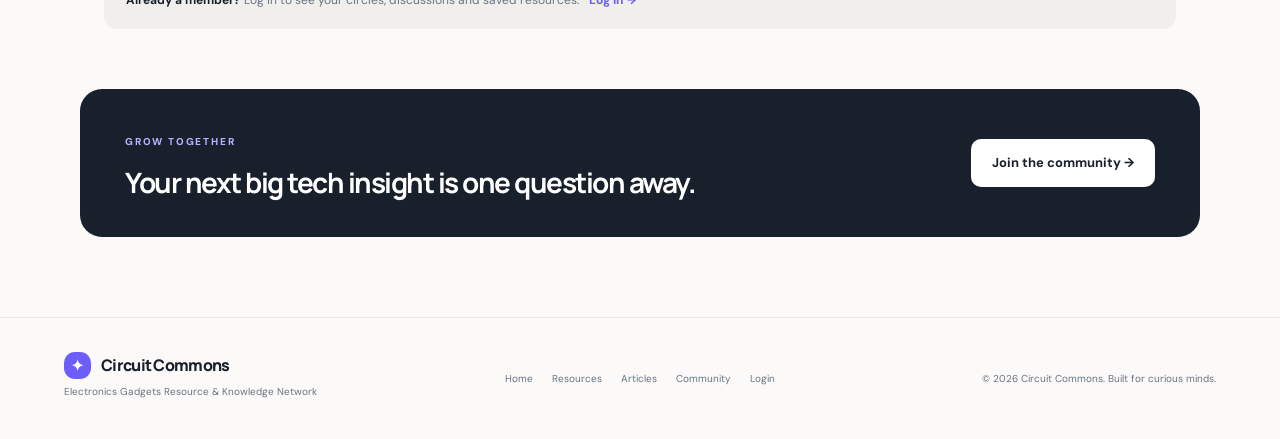
<file: community.html>
<!DOCTYPE html>
<html lang="en">
<head>
<meta charset="UTF-8"><meta name="viewport" content="width=device-width, initial-scale=1.0">
<meta name="description" content="Connect with curious makers, students and gadget enthusiasts on Circuit Commons. Share questions, discoveries and useful resources.">
<title>Community | Circuit Commons</title>
<link rel="icon" type="image/svg+xml" href="assets/favicon.svg">
<link rel="stylesheet" href="css/style.css">
<style>
  .community-grid{display:grid;grid-template-columns:repeat(3,1fr);gap:22px}
  .comm-card{background:white;border:1px solid var(--line);border-radius:18px;padding:30px;transition:.2s}
  .comm-card:hover{transform:translateY(-4px);box-shadow:0 18px 40px #20263a0c}
  .comm-icon{width:48px;height:48px;border-radius:14px;display:grid;place-items:center;font-size:24px;margin-bottom:20px}
  .comm-icon.purple{background:#eeebff}
  .comm-icon.mint{background:#e5f4ed}
  .comm-icon.peach{background:#fff0e6}
  .comm-icon.sky{background:#e4f3ff}
  .comm-icon.rose{background:#ffedf0}
  .comm-icon.amber{background:#fff8e6}
  .comm-card .card-kicker{font-size:9px;letter-spacing:1.5px}
  .comm-card h3{font-size:19px;margin:8px 0 10px;font-family:Manrope,sans-serif;letter-spacing:-.5px}
  .comm-card p{font-size:13px;color:var(--muted);line-height:1.75;margin:0 0 14px}
  .comm-card a.read-link{font-size:12px;font-weight:800;color:var(--accent)}
  .activity-feed{background:white;border:1px solid var(--line);border-radius:20px;overflow:hidden}
  .activity-header{padding:22px 26px;border-bottom:1px solid var(--line);display:flex;align-items:center;justify-content:space-between}
  .activity-header h3{margin:0;font-size:17px;font-family:Manrope,sans-serif;letter-spacing:-.5px}
  .activity-header a{font-size:11px;font-weight:800;color:var(--accent)}
  .activity-item{padding:18px 26px;border-bottom:1px solid var(--line);display:flex;align-items:flex-start;gap:14px;transition:.15s}
  .activity-item:last-child{border-bottom:none}
  .activity-item:hover{background:var(--soft)}
  .activity-avatar{width:36px;height:36px;border-radius:50%;flex-shrink:0;display:grid;place-items:center;font-size:18px;background:#f0efeb}
  .activity-content h4{font-size:13px;font-weight:700;margin:0 0 4px;font-family:Manrope,sans-serif}
  .activity-content p{font-size:12px;color:var(--muted);margin:0;line-height:1.6}
  .activity-time{font-size:10px;color:#aab0b8;margin-left:auto;flex-shrink:0;padding-top:2px}
  .stats-band{display:grid;grid-template-columns:repeat(4,1fr);gap:18px;margin:50px 0 0}
  .stat-block{background:white;border:1px solid var(--line);border-radius:16px;padding:28px;text-align:center}
  .stat-block strong{display:block;font-family:Manrope,sans-serif;font-size:32px;font-weight:800;color:var(--accent);letter-spacing:-1px}
  .stat-block span{font-size:12px;color:var(--muted)}
  .guidelines-grid{display:grid;grid-template-columns:1fr 1fr;gap:18px}
  .guideline-card{display:flex;gap:16px;background:white;border:1px solid var(--line);border-radius:14px;padding:22px;align-items:flex-start}
  .guideline-icon{font-size:24px;flex-shrink:0}
  .guideline-card h4{font-family:Manrope,sans-serif;font-size:15px;font-weight:700;margin:0 0 6px;letter-spacing:-.4px}
  .guideline-card p{font-size:12px;color:var(--muted);margin:0;line-height:1.6}
  .join-band{background:linear-gradient(135deg,#f3f1ff,#fff);border:1px solid var(--line);border-radius:22px;padding:52px;text-align:center;margin-top:60px}
  .join-band h2{font-size:34px;margin-bottom:10px;font-family:Manrope,sans-serif;letter-spacing:-1.2px}
  .join-band p{color:var(--muted);font-size:15px;max-width:500px;margin:0 auto 28px;line-height:1.8}
  .join-actions{display:flex;justify-content:center;gap:18px;flex-wrap:wrap}
  @media(max-width:900px){.community-grid{grid-template-columns:1fr 1fr}.stats-band{grid-template-columns:1fr 1fr}.guidelines-grid{grid-template-columns:1fr}}
  @media(max-width:600px){.community-grid,.stats-band{grid-template-columns:1fr}.join-actions{flex-direction:column;align-items:center}}
</style>
</head>
<body>
<header class="site-header"><a class="brand" href="index.html"><span class="brand-mark">✦</span>Circuit Commons</a><button class="menu-toggle" aria-label="Toggle navigation" aria-expanded="false">☰</button><nav class="main-nav"><a class="nav-link " href="index.html">Home</a>
<a class="nav-link " href="resources.html">Resources</a>
<a class="nav-link " href="articles.html">Articles</a>
<a class="nav-link active" href="community.html">Community</a></nav><div class="header-actions"><a class="nav-link" href="login.html">Log in</a><a class="btn btn-small" href="signup.html">Get started</a></div></header>
<main>

<!-- PAGE HERO -->
<section class="page-hero">
  <span class="eyebrow">ELECTRONICS GADGETS RESOURCE &amp; KNOWLEDGE NETWORK</span>
  <h1>Learn better, together</h1>
  <p>Connect with curious makers, students and gadget enthusiasts. Share questions, discoveries and useful resources in a welcoming, jargon-free space.</p>
</section>

<!-- COMMUNITY CARDS -->
<section class="section inner-section">
  <div class="community-grid">
    <article class="comm-card">
      <div class="comm-icon purple">💬</div>
      <span class="card-kicker">DISCUSSION</span>
      <h3>Ask the community</h3>
      <p>Get help understanding a specification or troubleshooting a device. No question is too basic here.</p>
      <a class="read-link" href="signup.html">Join discussions →</a>
    </article>
    <article class="comm-card">
      <div class="comm-icon mint">🔗</div>
      <span class="card-kicker">CONTRIBUTE</span>
      <h3>Share a resource</h3>
      <p>Recommend a tutorial, reference or useful learning link and help others in the community grow.</p>
      <a class="read-link" href="signup.html">Share a link →</a>
    </article>
    <article class="comm-card">
      <div class="comm-icon peach">🤝</div>
      <span class="card-kicker">CONNECT</span>
      <h3>Join a learning circle</h3>
      <p>Explore focused topic groups with people who share your curiosity and learn at your own pace.</p>
      <a class="read-link" href="signup.html">Find your circle →</a>
    </article>
    <article class="comm-card">
      <div class="comm-icon sky">📋</div>
      <span class="card-kicker">CURATE</span>
      <h3>Build a reading list</h3>
      <p>Save resources and articles into personal lists, then share those lists with the community.</p>
      <a class="read-link" href="signup.html">Start curating →</a>
    </article>
    <article class="comm-card">
      <div class="comm-icon rose">✍️</div>
      <span class="card-kicker">CREATE</span>
      <h3>Write an explainer</h3>
      <p>Have a knack for making things clear? Submit your own explainer and get feedback from peers.</p>
      <a class="read-link" href="signup.html">Start writing →</a>
    </article>
    <article class="comm-card">
      <div class="comm-icon amber">🏆</div>
      <span class="card-kicker">EARN</span>
      <h3>Badges & recognition</h3>
      <p>Get recognized for helpful contributions, quality answers and long-term participation in the network.</p>
      <a class="read-link" href="signup.html">View achievements →</a>
    </article>
  </div>
</section>

<!-- COMMUNITY STATS -->
<section class="section" style="padding-top:0">
  <div class="section-heading"><div><span class="eyebrow">BY THE NUMBERS</span><h2>A growing, active community.</h2></div></div>
  <div class="stats-band">
    <div class="stat-block"><strong>12.4K</strong><span>Active members</span></div>
    <div class="stat-block"><strong>3,200+</strong><span>Questions answered</span></div>
    <div class="stat-block"><strong>870+</strong><span>Shared resources</span></div>
    <div class="stat-block"><strong>48</strong><span>Learning circles</span></div>
  </div>
</section>

<!-- RECENT ACTIVITY FEED -->
<section class="section" style="padding-top:0">
  <div class="section-heading"><div><span class="eyebrow">RECENT ACTIVITY</span><h2>See what's happening right now.</h2></div></div>
  <div class="activity-feed">
    <div class="activity-header"><h3>Community Feed</h3><a href="signup.html">See all activity →</a></div>
    <div class="activity-item">
      <div class="activity-avatar">👩</div>
      <div class="activity-content">
        <h4>Priya asked: "Does USB-C always mean fast charging?"</h4>
        <p>8 replies · Networking & Connectivity · Community verified answer</p>
      </div>
      <div class="activity-time">2 min ago</div>
    </div>
    <div class="activity-item">
      <div class="activity-avatar">👨</div>
      <div class="activity-content">
        <h4>Marcus shared: "Great comparison of SSD types for laptops"</h4>
        <p>Shared a link · Storage Deep Dive · 14 saves</p>
      </div>
      <div class="activity-time">18 min ago</div>
    </div>
    <div class="activity-item">
      <div class="activity-avatar">🧑</div>
      <div class="activity-content">
        <h4>Arjun wrote: "My take on why refresh rate matters less than you think"</h4>
        <p>Community article · Display Technology · 43 reactions</p>
      </div>
      <div class="activity-time">1 hr ago</div>
    </div>
    <div class="activity-item">
      <div class="activity-avatar">👩‍💻</div>
      <div class="activity-content">
        <h4>Suhani answered: "The difference between Hz and nits for brightness"</h4>
        <p>Best answer · Displays · Earned a Clarity badge</p>
      </div>
      <div class="activity-time">3 hrs ago</div>
    </div>
    <div class="activity-item">
      <div class="activity-avatar">👨‍🎓</div>
      <div class="activity-content">
        <h4>Rohan started a learning circle: "Wearables & Health Tech Beginners"</h4>
        <p>New circle · 12 members joined · Open to all</p>
      </div>
      <div class="activity-time">6 hrs ago</div>
    </div>
  </div>
</section>

<!-- COMMUNITY GUIDELINES -->
<section class="section" style="padding-top:0">
  <div class="section-heading"><div><span class="eyebrow">COMMUNITY GUIDELINES</span><h2>A space built on respect and curiosity.</h2></div></div>
  <div class="guidelines-grid">
    <div class="guideline-card"><div class="guideline-icon">🤗</div><div><h4>Be welcoming</h4><p>All levels are welcome here. No gatekeeping, no elitism — we were all beginners once.</p></div></div>
    <div class="guideline-card"><div class="guideline-icon">✅</div><div><h4>Be accurate</h4><p>Share facts, not assumptions. If you're not sure, say so — honesty helps everyone learn better.</p></div></div>
    <div class="guideline-card"><div class="guideline-icon">💡</div><div><h4>Be helpful</h4><p>Answer the question asked. Point to good resources. Help people take the next step forward.</p></div></div>
    <div class="guideline-card"><div class="guideline-icon">🚫</div><div><h4>No spam or self-promotion</h4><p>This is a learning community, not a marketplace. Keep content relevant and useful.</p></div></div>
  </div>
</section>

<!-- JOIN BAND -->
<section class="section" style="padding-top:0">
  <div class="join-band">
    <span class="eyebrow">READY TO JOIN?</span>
    <h2>Be part of something curious.</h2>
    <p>It's free to join, free to contribute, and free to keep learning forever. Sign up and say hello to a community that gets it.</p>
    <div class="join-actions">
      <a class="btn" href="signup.html">Create a free account →</a>
      <a class="text-link" href="articles.html">Read articles first ↗</a>
    </div>
  </div>
</section>

<!-- NOTICE -->
<section class="section" style="padding-top:10px;padding-bottom:0">
  <div class="notice"><strong>Already a member?</strong> Log in to see your circles, discussions and saved resources. <a href="login.html">Log in →</a></div>
</section>

<!-- CTA -->
<section class="cta-band" style="margin-top:60px"><div><span class="eyebrow">GROW TOGETHER</span><h2>Your next big tech insight is one question away.</h2></div><a class="btn btn-light" href="signup.html">Join the community →</a></section>

</main>
<footer class="footer"><div class="footer-brand"><a class="brand" href="index.html"><span class="brand-mark">✦</span>Circuit Commons</a><p>Electronics Gadgets Resource &amp; Knowledge Network</p></div><div class="footer-links"><a href="index.html">Home</a>
<a href="resources.html">Resources</a>
<a href="articles.html">Articles</a>
<a href="community.html">Community</a><a href="login.html">Login</a></div><span class="copyright">© 2026 Circuit Commons. Built for curious minds.</span></footer>
<script src="js/main.js"></script>
</body></html>
</file>
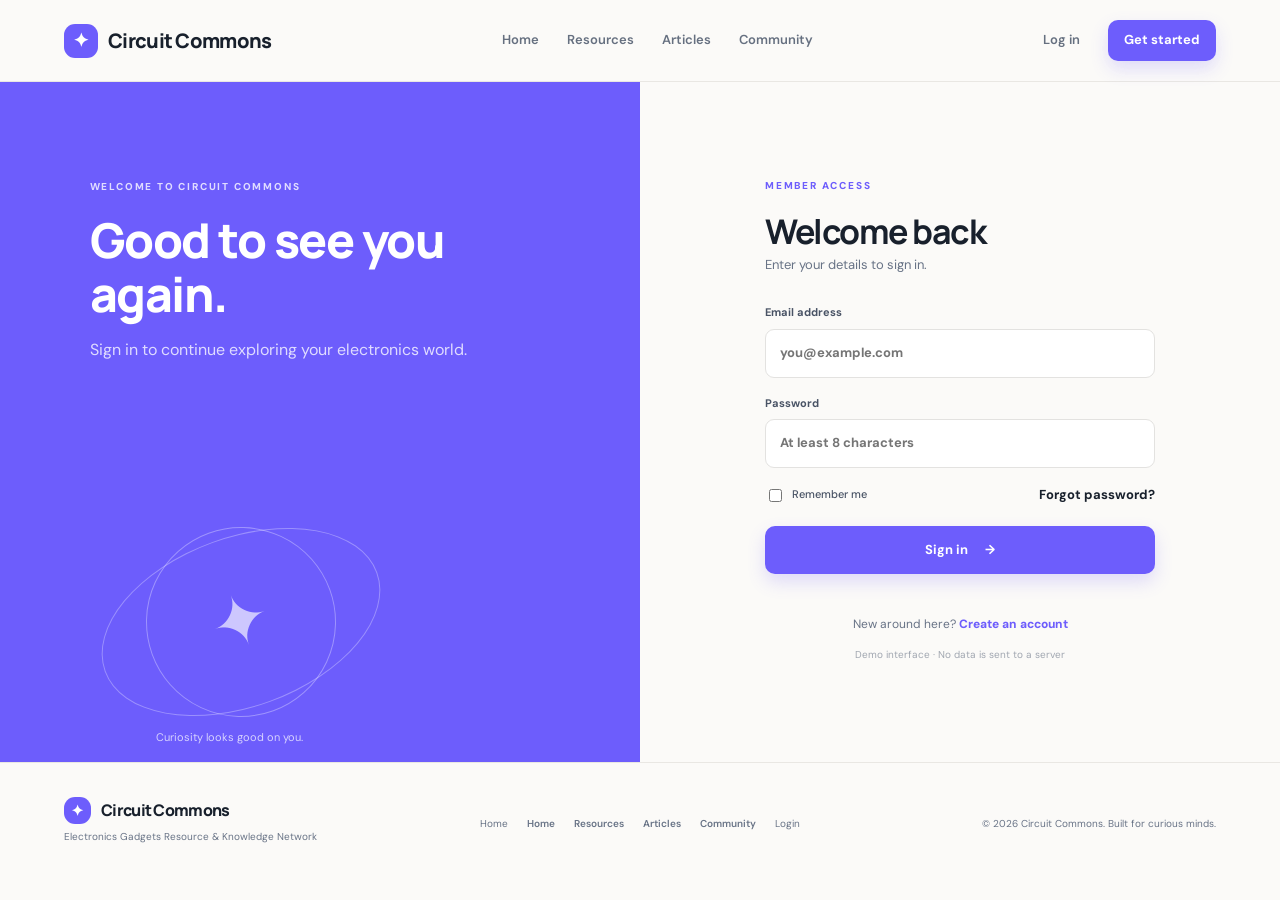
<file: login.html>
<!DOCTYPE html>
<html lang="en">
<head>
<meta charset="UTF-8"><meta name="viewport" content="width=device-width, initial-scale=1.0">
<meta name="description" content="A community-driven hub for learning, sharing and discovering electronics knowledge.">
<title>Login | Circuit Commons</title>
<link rel="icon" type="image/svg+xml" href="assets/favicon.svg">
<link rel="stylesheet" href="css/style.css">
</head>
<body>
<header class="site-header"><a class="brand" href="index.html"><span class="brand-mark">✦</span>Circuit Commons</a><button class="menu-toggle" aria-label="Toggle navigation" aria-expanded="false">☰</button><nav class="main-nav"><a class="nav-link " href="index.html">Home</a>
<a class="nav-link " href="resources.html">Resources</a>
<a class="nav-link " href="articles.html">Articles</a>
<a class="nav-link " href="community.html">Community</a></nav><div class="header-actions"><a class="nav-link" href="login.html">Log in</a><a class="btn btn-small" href="signup.html">Get started</a></div></header>
<main><section class="auth-layout"><div class="auth-aside"><span class="eyebrow">WELCOME TO CIRCUIT COMMONS</span><h1>Good to see you again.</h1><p>Sign in to continue exploring your electronics world.</p><div class="auth-decoration"><div class="auth-ring"></div><span>✦</span><small>Curiosity looks good on you.</small></div></div><div class="auth-panel"><div class="auth-form-wrap"><span class="eyebrow">MEMBER ACCESS</span><h2>Welcome back</h2><p class="muted">Enter your details to sign in.</p><form class="auth-form" id="authForm"><label>Email address<input type="email" placeholder="you@example.com" required></label><label>Password<input type="password" placeholder="At least 8 characters" minlength="8" required></label><div class="form-row"><label class="check-label"><input type="checkbox"> Remember me</label><a href="#" class="text-link" id="forgotLink">Forgot password?</a></div><button class="btn form-submit" type="submit">Sign in <span>→</span></button><p class="form-message" id="formMessage" aria-live="polite"></p></form><p class="switch-auth">New around here? <a href="signup.html">Create an account</a></p><p class="demo-note">Demo interface · No data is sent to a server</p></div></div></section></main><footer class="footer"><div class="footer-brand"><a class="brand" href="index.html"><span class="brand-mark">✦</span>Circuit Commons</a><p>Electronics Gadgets Resource & Knowledge Network</p></div><div class="footer-links"><a href="index.html">Home</a><a class="nav-link " href="index.html">Home</a>
<a class="nav-link " href="resources.html">Resources</a>
<a class="nav-link " href="articles.html">Articles</a>
<a class="nav-link " href="community.html">Community</a><a href="login.html">Login</a></div><span class="copyright">© 2026 Circuit Commons. Built for curious minds.</span></footer>
<script src="js/main.js"></script>
</body></html>
</file>
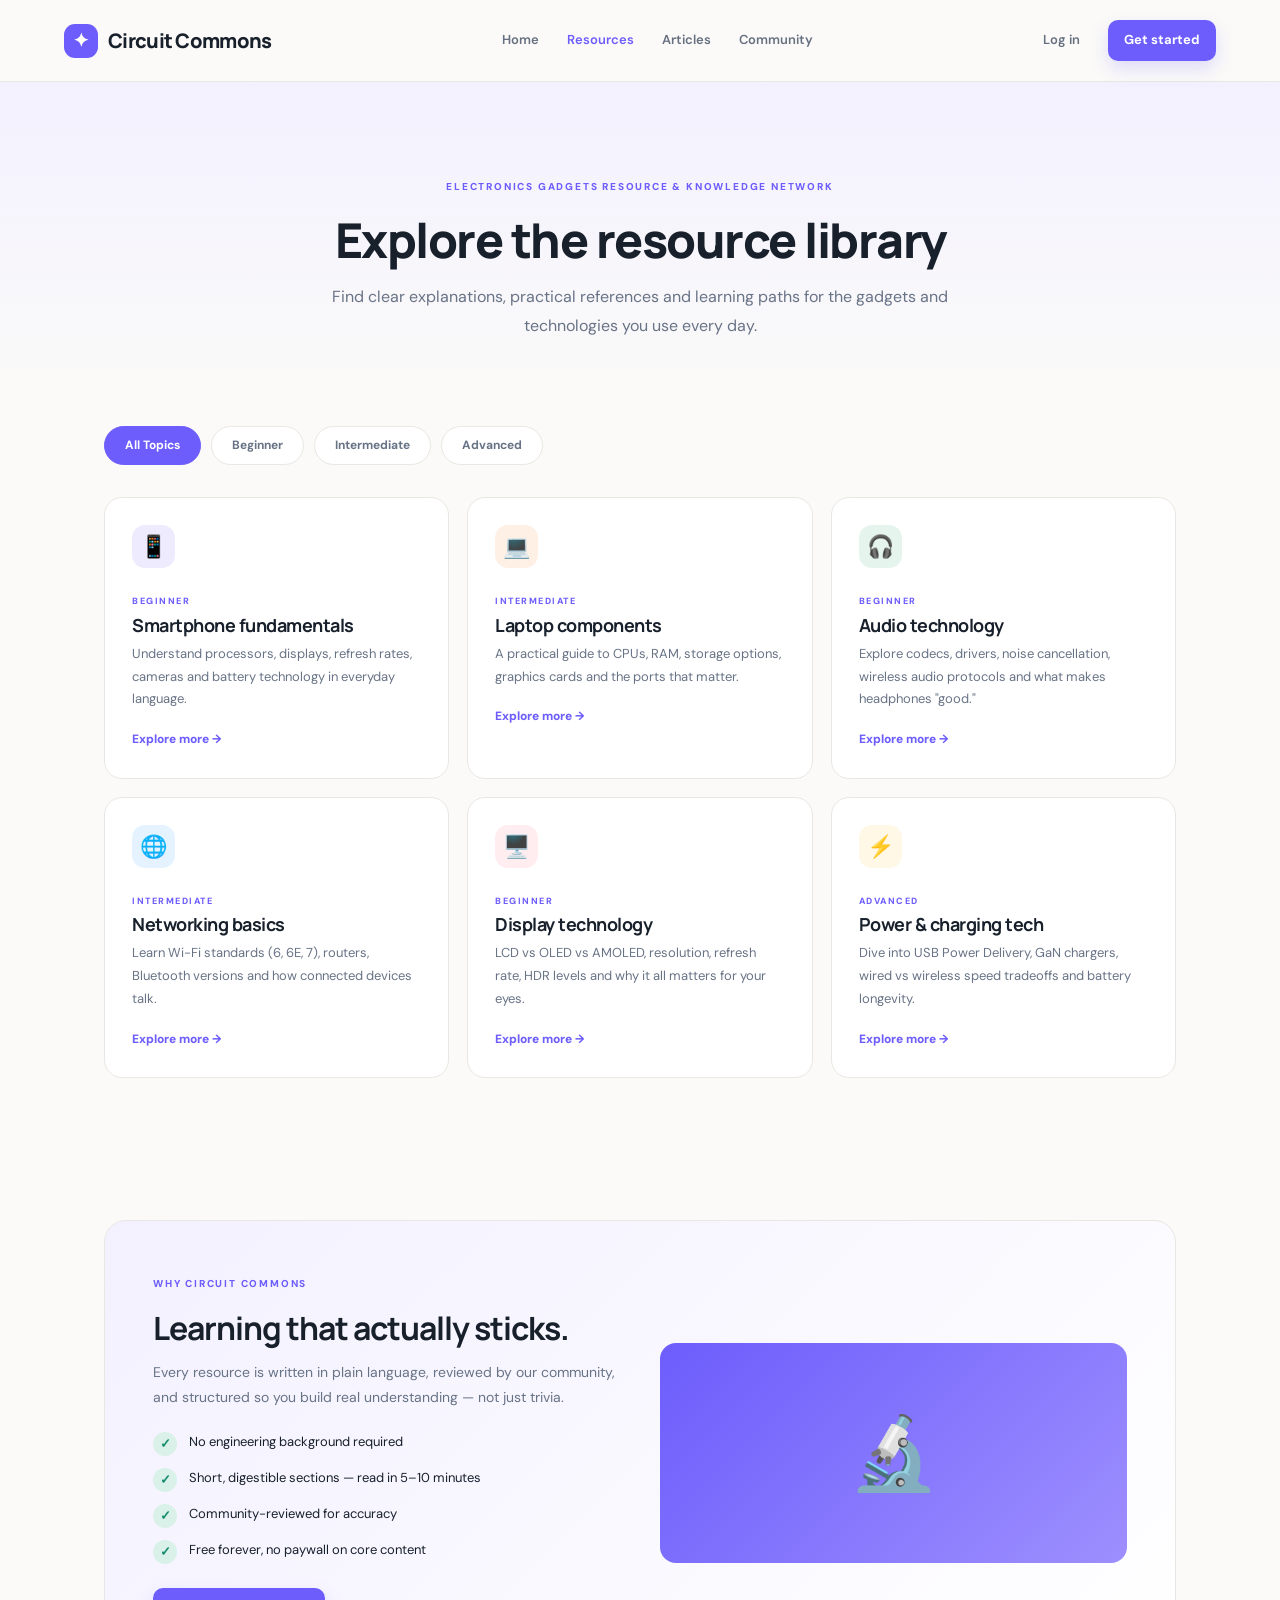
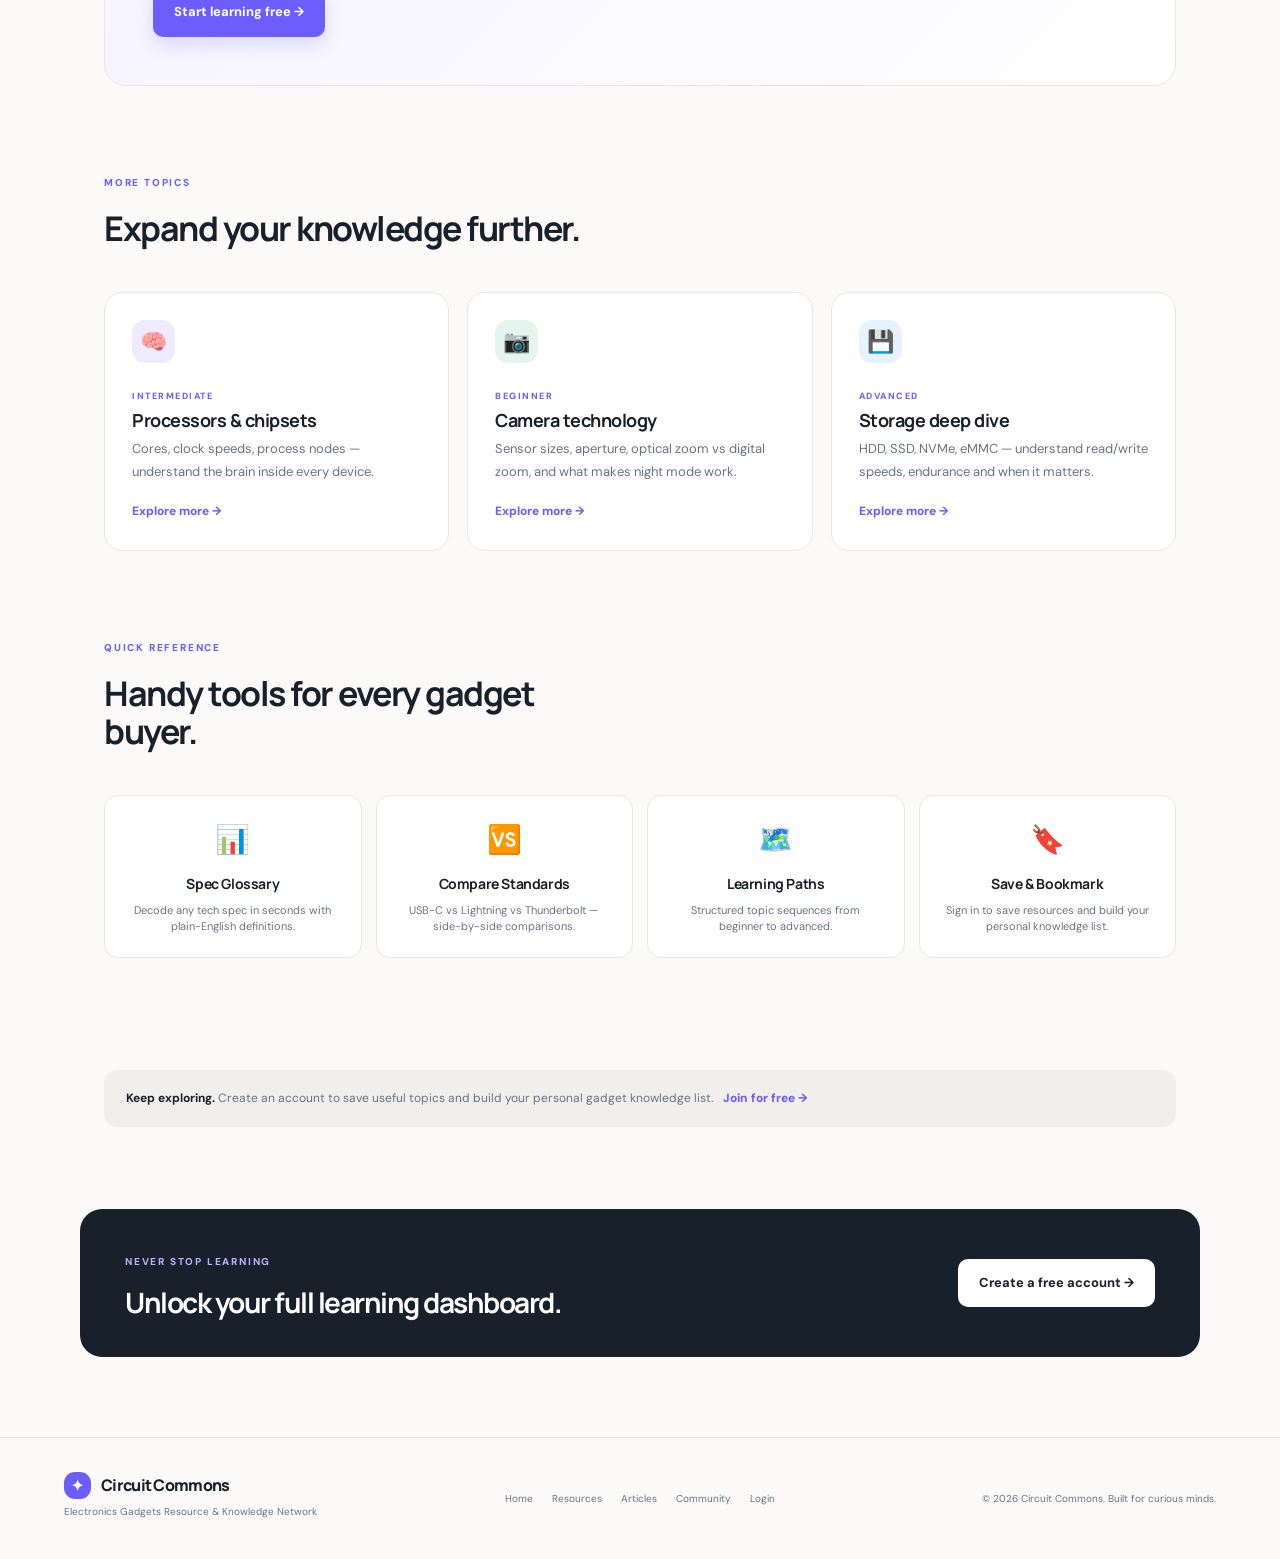
<file: resources.html>
<!DOCTYPE html>
<html lang="en">
<head>
<meta charset="UTF-8"><meta name="viewport" content="width=device-width, initial-scale=1.0">
<meta name="description" content="Find clear electronics guides, practical references and learning paths for the gadgets and technologies you use every day.">
<title>Resources | Circuit Commons</title>
<link rel="icon" type="image/svg+xml" href="assets/favicon.svg">
<link rel="stylesheet" href="css/style.css">
<style>
  .filter-bar{display:flex;gap:10px;flex-wrap:wrap;margin-bottom:32px}
  .filter-btn{padding:9px 20px;border-radius:50px;border:1px solid var(--line);background:white;font-size:12px;font-weight:700;color:var(--muted);cursor:pointer;transition:.2s}
  .filter-btn.active,.filter-btn:hover{background:var(--accent);color:white;border-color:var(--accent)}
  .resource-grid-3{display:grid;grid-template-columns:repeat(3,1fr);gap:18px}
  .res-card{border:1px solid var(--line);border-radius:18px;padding:27px;background:white;transition:.2s}
  .res-card:hover{transform:translateY(-4px);box-shadow:0 15px 35px #20263a0b}
  .res-icon{width:43px;height:43px;border-radius:13px;display:grid;place-items:center;font-size:22px;margin-bottom:18px}
  .res-icon.purple{background:#eeebff;color:var(--accent)}
  .res-icon.peach{background:#fff0e6;color:#e06c2d}
  .res-icon.mint{background:#e5f4ed;color:#168c6c}
  .res-icon.sky{background:#e4f3ff;color:#1a73e8}
  .res-icon.rose{background:#ffedf0;color:#d94068}
  .res-icon.amber{background:#fff8e6;color:#c97d00}
  .res-level{display:inline-block;font-size:9px;font-weight:800;letter-spacing:1.5px;color:var(--accent);margin-bottom:6px}
  .res-card h3{font-size:18px;margin:0 0 8px;font-family:Manrope,sans-serif;letter-spacing:-.5px}
  .res-card p{font-size:13px;color:var(--muted);line-height:1.75;margin:0 0 14px}
  .res-card a{font-size:12px;font-weight:800;color:var(--accent)}
  .highlight-band{background:linear-gradient(135deg,#f3f1ff,#fff);border:1px solid var(--line);border-radius:22px;padding:48px;margin:60px 0 0;display:grid;grid-template-columns:1fr 1fr;gap:40px;align-items:center}
  .highlight-band h2{font-size:32px;margin-bottom:10px;font-family:Manrope,sans-serif;letter-spacing:-1px}
  .highlight-band p{color:var(--muted);font-size:14px;line-height:1.8;margin-bottom:22px}
  .highlight-points{display:grid;gap:12px}
  .highlight-point{display:flex;align-items:flex-start;gap:12px;font-size:13px;color:var(--ink)}
  .highlight-point .check-mark{flex-shrink:0}
  .highlight-visual{height:220px;background:linear-gradient(135deg,#6d5dfc,#9d8ffe);border-radius:16px;display:grid;place-items:center;font-size:72px}
  .tools-grid{display:grid;grid-template-columns:repeat(4,1fr);gap:14px}
  .tool-card{background:white;border:1px solid var(--line);border-radius:14px;padding:22px;text-align:center;transition:.2s}
  .tool-card:hover{border-color:var(--accent);transform:translateY(-2px)}
  .tool-card .icon{font-size:28px;margin-bottom:10px}
  .tool-card h4{font-family:Manrope,sans-serif;font-size:14px;font-weight:700;margin:0 0 6px;letter-spacing:-.4px}
  .tool-card p{font-size:11px;color:var(--muted);margin:0;line-height:1.5}
  @media(max-width:900px){.resource-grid-3{grid-template-columns:1fr 1fr}.tools-grid{grid-template-columns:1fr 1fr}.highlight-band{grid-template-columns:1fr}}
  @media(max-width:600px){.resource-grid-3,.tools-grid{grid-template-columns:1fr}.highlight-visual{display:none}}
</style>
</head>
<body>
<header class="site-header"><a class="brand" href="index.html"><span class="brand-mark">✦</span>Circuit Commons</a><button class="menu-toggle" aria-label="Toggle navigation" aria-expanded="false">☰</button><nav class="main-nav"><a class="nav-link " href="index.html">Home</a>
<a class="nav-link active" href="resources.html">Resources</a>
<a class="nav-link " href="articles.html">Articles</a>
<a class="nav-link " href="community.html">Community</a></nav><div class="header-actions"><a class="nav-link" href="login.html">Log in</a><a class="btn btn-small" href="signup.html">Get started</a></div></header>
<main>

<!-- PAGE HERO -->
<section class="page-hero">
  <span class="eyebrow">ELECTRONICS GADGETS RESOURCE &amp; KNOWLEDGE NETWORK</span>
  <h1>Explore the resource library</h1>
  <p>Find clear explanations, practical references and learning paths for the gadgets and technologies you use every day.</p>
</section>

<!-- MAIN RESOURCES -->
<section class="section inner-section">
  <!-- Filter bar -->
  <div class="filter-bar">
    <button class="filter-btn active" id="filter-all">All Topics</button>
    <button class="filter-btn" id="filter-beginner">Beginner</button>
    <button class="filter-btn" id="filter-intermediate">Intermediate</button>
    <button class="filter-btn" id="filter-advanced">Advanced</button>
  </div>

  <!-- 6-card grid (was 4) -->
  <div class="resource-grid-3">
    <article class="res-card">
      <div class="res-icon purple">📱</div>
      <span class="res-level">BEGINNER</span>
      <h3>Smartphone fundamentals</h3>
      <p>Understand processors, displays, refresh rates, cameras and battery technology in everyday language.</p>
      <a href="signup.html">Explore more →</a>
    </article>
    <article class="res-card">
      <div class="res-icon peach">💻</div>
      <span class="res-level">INTERMEDIATE</span>
      <h3>Laptop components</h3>
      <p>A practical guide to CPUs, RAM, storage options, graphics cards and the ports that matter.</p>
      <a href="signup.html">Explore more →</a>
    </article>
    <article class="res-card">
      <div class="res-icon mint">🎧</div>
      <span class="res-level">BEGINNER</span>
      <h3>Audio technology</h3>
      <p>Explore codecs, drivers, noise cancellation, wireless audio protocols and what makes headphones "good."</p>
      <a href="signup.html">Explore more →</a>
    </article>
    <article class="res-card">
      <div class="res-icon sky">🌐</div>
      <span class="res-level">INTERMEDIATE</span>
      <h3>Networking basics</h3>
      <p>Learn Wi-Fi standards (6, 6E, 7), routers, Bluetooth versions and how connected devices talk.</p>
      <a href="signup.html">Explore more →</a>
    </article>
    <article class="res-card">
      <div class="res-icon rose">🖥️</div>
      <span class="res-level">BEGINNER</span>
      <h3>Display technology</h3>
      <p>LCD vs OLED vs AMOLED, resolution, refresh rate, HDR levels and why it all matters for your eyes.</p>
      <a href="signup.html">Explore more →</a>
    </article>
    <article class="res-card">
      <div class="res-icon amber">⚡</div>
      <span class="res-level">ADVANCED</span>
      <h3>Power & charging tech</h3>
      <p>Dive into USB Power Delivery, GaN chargers, wired vs wireless speed tradeoffs and battery longevity.</p>
      <a href="signup.html">Explore more →</a>
    </article>
  </div>
</section>

<!-- HIGHLIGHT BAND -->
<section class="section" style="padding-top:0">
  <div class="highlight-band">
    <div>
      <span class="eyebrow">WHY CIRCUIT COMMONS</span>
      <h2>Learning that actually sticks.</h2>
      <p>Every resource is written in plain language, reviewed by our community, and structured so you build real understanding — not just trivia.</p>
      <div class="highlight-points">
        <div class="highlight-point"><div class="check-mark">✓</div><span>No engineering background required</span></div>
        <div class="highlight-point"><div class="check-mark">✓</div><span>Short, digestible sections — read in 5–10 minutes</span></div>
        <div class="highlight-point"><div class="check-mark">✓</div><span>Community-reviewed for accuracy</span></div>
        <div class="highlight-point"><div class="check-mark">✓</div><span>Free forever, no paywall on core content</span></div>
      </div>
      <div style="margin-top:24px"><a class="btn" href="signup.html">Start learning free →</a></div>
    </div>
    <div class="highlight-visual">🔬</div>
  </div>
</section>

<!-- EXTRA RESOURCES (more cards) -->
<section class="section" style="padding-top:0">
  <div class="section-heading"><div><span class="eyebrow">MORE TOPICS</span><h2>Expand your knowledge further.</h2></div></div>
  <div class="resource-grid-3">
    <article class="res-card">
      <div class="res-icon purple">🧠</div>
      <span class="res-level">INTERMEDIATE</span>
      <h3>Processors & chipsets</h3>
      <p>Cores, clock speeds, process nodes — understand the brain inside every device.</p>
      <a href="signup.html">Explore more →</a>
    </article>
    <article class="res-card">
      <div class="res-icon mint">📷</div>
      <span class="res-level">BEGINNER</span>
      <h3>Camera technology</h3>
      <p>Sensor sizes, aperture, optical zoom vs digital zoom, and what makes night mode work.</p>
      <a href="signup.html">Explore more →</a>
    </article>
    <article class="res-card">
      <div class="res-icon sky">💾</div>
      <span class="res-level">ADVANCED</span>
      <h3>Storage deep dive</h3>
      <p>HDD, SSD, NVMe, eMMC — understand read/write speeds, endurance and when it matters.</p>
      <a href="signup.html">Explore more →</a>
    </article>
  </div>
</section>

<!-- QUICK REFERENCE TOOLS -->
<section class="section" style="padding-top:0">
  <div class="section-heading"><div><span class="eyebrow">QUICK REFERENCE</span><h2>Handy tools for every gadget buyer.</h2></div></div>
  <div class="tools-grid">
    <div class="tool-card"><div class="icon">📊</div><h4>Spec Glossary</h4><p>Decode any tech spec in seconds with plain-English definitions.</p></div>
    <div class="tool-card"><div class="icon">🆚</div><h4>Compare Standards</h4><p>USB-C vs Lightning vs Thunderbolt — side-by-side comparisons.</p></div>
    <div class="tool-card"><div class="icon">🗺️</div><h4>Learning Paths</h4><p>Structured topic sequences from beginner to advanced.</p></div>
    <div class="tool-card"><div class="icon">🔖</div><h4>Save & Bookmark</h4><p>Sign in to save resources and build your personal knowledge list.</p></div>
  </div>
</section>

<!-- NOTICE -->
<section class="section" style="padding-top:0">
  <div class="notice"><strong>Keep exploring.</strong> Create an account to save useful topics and build your personal gadget knowledge list. <a href="signup.html">Join for free →</a></div>
</section>

<!-- CTA -->
<section class="cta-band"><div><span class="eyebrow">NEVER STOP LEARNING</span><h2>Unlock your full learning dashboard.</h2></div><a class="btn btn-light" href="signup.html">Create a free account →</a></section>

</main>
<footer class="footer"><div class="footer-brand"><a class="brand" href="index.html"><span class="brand-mark">✦</span>Circuit Commons</a><p>Electronics Gadgets Resource &amp; Knowledge Network</p></div><div class="footer-links"><a href="index.html">Home</a>
<a href="resources.html">Resources</a>
<a href="articles.html">Articles</a>
<a href="community.html">Community</a><a href="login.html">Login</a></div><span class="copyright">© 2026 Circuit Commons. Built for curious minds.</span></footer>
<script src="js/main.js"></script>
</body></html>
</file>
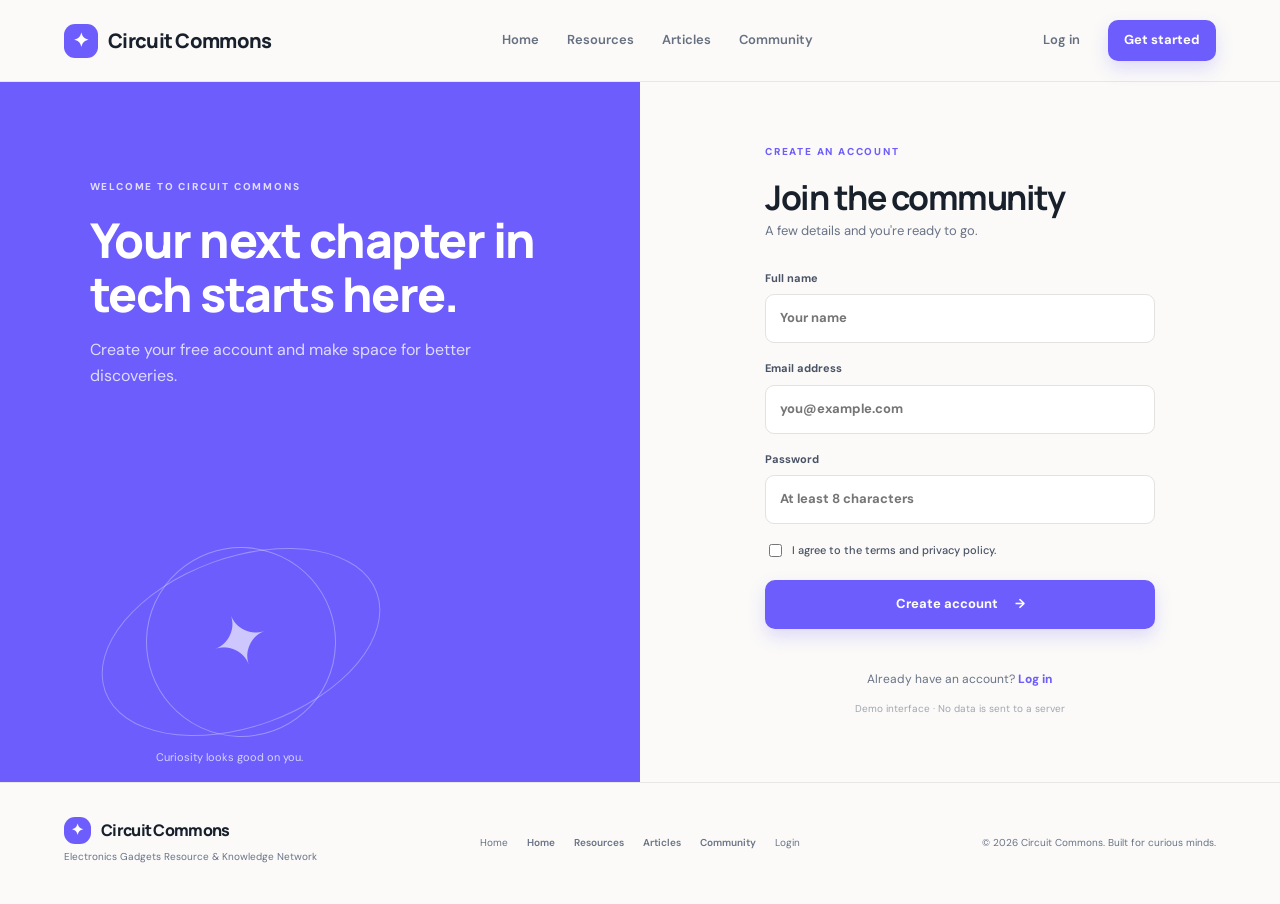
<file: signup.html>
<!DOCTYPE html>
<html lang="en">
<head>
<meta charset="UTF-8"><meta name="viewport" content="width=device-width, initial-scale=1.0">
<meta name="description" content="A community-driven hub for learning, sharing and discovering electronics knowledge.">
<title>Sign up | Circuit Commons</title>
<link rel="icon" type="image/svg+xml" href="assets/favicon.svg">
<link rel="stylesheet" href="css/style.css">
</head>
<body>
<header class="site-header"><a class="brand" href="index.html"><span class="brand-mark">✦</span>Circuit Commons</a><button class="menu-toggle" aria-label="Toggle navigation" aria-expanded="false">☰</button><nav class="main-nav"><a class="nav-link " href="index.html">Home</a>
<a class="nav-link " href="resources.html">Resources</a>
<a class="nav-link " href="articles.html">Articles</a>
<a class="nav-link " href="community.html">Community</a></nav><div class="header-actions"><a class="nav-link" href="login.html">Log in</a><a class="btn btn-small" href="signup.html">Get started</a></div></header>
<main><section class="auth-layout"><div class="auth-aside"><span class="eyebrow">WELCOME TO CIRCUIT COMMONS</span><h1>Your next chapter in tech starts here.</h1><p>Create your free account and make space for better discoveries.</p><div class="auth-decoration"><div class="auth-ring"></div><span>✦</span><small>Curiosity looks good on you.</small></div></div><div class="auth-panel"><div class="auth-form-wrap"><span class="eyebrow">CREATE AN ACCOUNT</span><h2>Join the community</h2><p class="muted">A few details and you're ready to go.</p><form class="auth-form" id="authForm"><label>Full name<input type="text" placeholder="Your name" required></label><label>Email address<input type="email" placeholder="you@example.com" required></label><label>Password<input type="password" placeholder="At least 8 characters" minlength="8" required></label><label class="check-label"><input type="checkbox" required> I agree to the terms and privacy policy.</label><button class="btn form-submit" type="submit">Create account <span>→</span></button><p class="form-message" id="formMessage" aria-live="polite"></p></form><p class="switch-auth">Already have an account? <a href="login.html">Log in</a></p><p class="demo-note">Demo interface · No data is sent to a server</p></div></div></section></main><footer class="footer"><div class="footer-brand"><a class="brand" href="index.html"><span class="brand-mark">✦</span>Circuit Commons</a><p>Electronics Gadgets Resource & Knowledge Network</p></div><div class="footer-links"><a href="index.html">Home</a><a class="nav-link " href="index.html">Home</a>
<a class="nav-link " href="resources.html">Resources</a>
<a class="nav-link " href="articles.html">Articles</a>
<a class="nav-link " href="community.html">Community</a><a href="login.html">Login</a></div><span class="copyright">© 2026 Circuit Commons. Built for curious minds.</span></footer>
<script src="js/main.js"></script>
</body></html>
</file>
<file: css/style.css>
@import url('https://fonts.googleapis.com/css2?family=DM+Sans:wght@400;500;600;700&family=Manrope:wght@400;500;600;700;800&display=swap');
:root{--accent:#6d5dfc;--ink:#18202c;--muted:#687386;--paper:#fbfaf8;--line:#e9e7e3;--soft:#f2f0ed;--radius:22px}
*{box-sizing:border-box}html{scroll-behavior:smooth}body{margin:0;background:var(--paper);color:var(--ink);font-family:'DM Sans',sans-serif;line-height:1.6}a{color:inherit;text-decoration:none}button,input{font:inherit}.site-header{height:82px;padding:0 max(5vw,24px);display:flex;align-items:center;justify-content:space-between;background:rgba(251,250,248,.92);border-bottom:1px solid var(--line);position:sticky;top:0;z-index:20;backdrop-filter:blur(16px)}.brand{font-family:Manrope,sans-serif;font-weight:800;font-size:20px;display:flex;align-items:center;gap:10px;letter-spacing:-.7px}.brand-mark{width:34px;height:34px;border-radius:11px;background:var(--accent);color:white;display:grid;place-items:center;font-size:19px}.main-nav{display:flex;align-items:center;gap:28px;flex:1;justify-content:center}.header-actions{display:flex;align-items:center;gap:28px}.nav-link{font-size:13px;color:#667080;font-weight:600;transition:.2s}.nav-link:hover,.nav-link.active{color:var(--accent)}.btn{display:inline-flex;align-items:center;justify-content:center;gap:17px;padding:14px 21px;border:0;border-radius:10px;background:var(--accent);color:#fff;font-weight:700;font-size:13px;box-shadow:0 8px 18px color-mix(in srgb,var(--accent) 20%,transparent);transition:.2s;cursor:pointer}.btn:hover{transform:translateY(-2px);filter:brightness(1.05)}.btn-small{padding:10px 16px}.menu-toggle{display:none;background:none;border:0;font-size:24px}.hero{max-width:1200px;margin:auto;min-height:570px;padding:76px 34px 65px;display:grid;grid-template-columns:1.02fr .98fr;align-items:center;gap:40px}.hero-copy{max-width:590px}.eyebrow,.card-kicker{font-size:10px;letter-spacing:1.8px;font-weight:800;color:var(--accent)}h1,h2,h3{font-family:Manrope,sans-serif;letter-spacing:-1.5px;line-height:1.13;margin:15px 0}h1{font-size:clamp(42px,5vw,65px);font-weight:800}h1 span{color:var(--accent)}.hero-copy>p,.page-hero>p{color:var(--muted);font-size:16px;max-width:520px;line-height:1.85}.hero-actions{display:flex;align-items:center;gap:25px;margin-top:29px}.text-link{font-size:13px;color:var(--ink);font-weight:700}.hero-note{display:flex;align-items:center;gap:12px;margin-top:45px;color:#87909d;font-size:11px}.avatar-stack{color:var(--accent);letter-spacing:-4px;font-size:19px}.check-mark{width:24px;height:24px;border-radius:50%;display:grid;place-items:center;background:#d9f1e8;color:#168c6c;font-weight:800}.hero-art{height:410px;position:relative;display:grid;place-items:center}.orb{position:absolute;width:330px;height:330px;border-radius:50%;background:radial-gradient(circle at 35% 30%,#e7e2ff,#d6d0ff 52%,#c4bbff);filter:blur(.2px)}.device-card{position:absolute;box-shadow:0 25px 50px #37305b26}.laptop{width:310px;z-index:2;transform:rotate(-8deg);top:100px;left:12%}.screen{height:190px;background:#222b3c;border:9px solid #343d50;border-radius:14px;padding:20px}.screen-top{height:12px;width:55%;background:#8d85fc;border-radius:8px;margin-bottom:22px}.screen-line{height:8px;width:82%;background:#69748a;border-radius:5px;margin:12px 0}.screen-line.short{width:54%}.screen-chip{height:44px;width:70px;background:#5d56bc;border-radius:9px;margin-top:19px}.keyboard{height:13px;background:linear-gradient(#c9cbd4,#858b9b);clip-path:polygon(5% 0,95% 0,100% 100%,0 100%)}.phone{z-index:3;width:112px;height:220px;background:#1b2432;border:7px solid #40495b;border-radius:24px;right:11%;top:160px;transform:rotate(11deg)}.phone-notch{width:40px;height:8px;border-radius:0 0 8px 8px;background:#080e17;margin:auto}.phone-glow{width:60px;height:90px;border-radius:30px;background:linear-gradient(140deg,#b6aaff,#5e58bd);margin:36px auto}.phone-dot{width:7px;height:7px;background:#8d85fc;border-radius:50%;margin:auto}.floating-tag{position:absolute;background:#fff;padding:11px 15px;border-radius:12px;box-shadow:0 12px 35px #20263a16;font-size:11px;font-weight:700;z-index:5}.tag-a{top:65px;right:2%}.tag-b{bottom:45px;left:5%}.stats{border-top:1px solid var(--line);border-bottom:1px solid var(--line);max-width:1120px;margin:0 auto;display:flex;justify-content:space-around;padding:24px 10px}.stats div{display:flex;align-items:center;gap:12px}.stats strong{font:800 25px Manrope;color:var(--accent)}.stats span{font-size:12px;color:var(--muted)}.section{max-width:1120px;margin:0 auto;padding:82px 24px}.section-heading{display:flex;align-items:end;justify-content:space-between;margin-bottom:30px}.section-heading h2{font-size:34px;max-width:500px}.feature-grid,.content-grid{display:grid;grid-template-columns:repeat(3,1fr);gap:18px}.feature-card,.content-card{border:1px solid var(--line);border-radius:18px;padding:27px;background:white;min-height:245px;transition:.2s}.feature-card:hover,.content-card:hover{transform:translateY(-4px);box-shadow:0 15px 35px #20263a0b}.feature-icon,.content-icon{width:43px;height:43px;border-radius:13px;display:grid;place-items:center;background:#fff;font-size:22px;margin-bottom:22px;color:var(--accent)}.purple{background:#eeebff}.peach{background:#fff0e6}.mint{background:#e5f4ed}.feature-card .card-kicker,.content-card .card-kicker{font-size:9px}.feature-card h3,.content-card h3{font-size:21px;margin:9px 0}.feature-card p,.content-card p{font-size:13px;color:var(--muted);line-height:1.75}.feature-card>a,.content-card>a{font-size:12px;font-weight:800;color:var(--accent);display:inline-block;margin-top:7px}.cta-band{max-width:1120px;margin:0 auto 80px;padding:38px 45px;border-radius:22px;background:var(--ink);color:white;display:flex;align-items:center;justify-content:space-between}.cta-band h2{font-size:28px;margin-bottom:0}.cta-band .eyebrow{color:#b7b1ff}.btn-light{background:white;color:var(--ink);box-shadow:none}.footer{border-top:1px solid var(--line);padding:34px max(5vw,24px);display:grid;grid-template-columns:1fr 2fr 1fr;align-items:center;gap:20px}.footer-brand p{font-size:10px;color:var(--muted);margin:5px 0}.footer .brand{font-size:16px}.footer .brand-mark{width:27px;height:27px;font-size:15px}.footer-links{display:flex;justify-content:center;gap:19px;flex-wrap:wrap}.footer-links a,.copyright{font-size:10px;color:var(--muted)}.copyright{text-align:right}.page-hero{text-align:center;padding:90px 24px 60px;background:linear-gradient(180deg,#f3f1ff 0%,var(--paper) 100%)}.page-hero h1{font-size:48px}.page-hero>p{margin:0 auto;max-width:650px}.inner-section{padding-top:25px}.content-grid{grid-template-columns:repeat(2,1fr)}.content-card{min-height:220px}.content-icon{background:#f2f0ff}.notice{margin-top:30px;padding:19px 22px;background:#f0efeb;border-radius:13px;color:var(--muted);font-size:12px}.notice strong{color:var(--ink)}.notice a{color:var(--accent);font-weight:800;margin-left:7px}.auth-layout{min-height:680px;display:grid;grid-template-columns:1fr 1fr}.auth-aside{background:var(--accent);color:white;padding:90px max(7vw,35px);position:relative;overflow:hidden}.auth-aside .eyebrow{color:#e0dcff}.auth-aside h1{font-size:48px;max-width:470px}.auth-aside p{color:#ffffffc7;max-width:390px}.auth-decoration{position:absolute;bottom:55px;left:15%;width:290px;height:170px;border:1px solid #ffffff50;border-radius:50%;display:grid;place-items:center;transform:rotate(-20deg)}.auth-ring{position:absolute;width:190px;height:190px;border:1px solid #ffffff55;border-radius:50%}.auth-decoration span{font-size:70px;color:#ffffffa8}.auth-decoration small{position:absolute;bottom:-30px;left:20px;color:#ffffffb8;transform:rotate(20deg);font-size:11px}.auth-panel{display:grid;place-items:center;padding:55px 25px}.auth-form-wrap{width:min(390px,100%)}.auth-form-wrap h2{font-size:34px;margin-bottom:5px}.muted{font-size:13px;color:var(--muted);margin-top:0}.auth-form{display:grid;gap:17px;margin-top:28px}.auth-form label{font-size:11px;font-weight:700;color:#495365;display:grid;gap:7px}.auth-form input:not([type=checkbox]){width:100%;padding:13px 14px;border:1px solid #e3e2e0;border-radius:9px;background:white;outline:none;font-size:13px}.auth-form input:focus{border-color:var(--accent);box-shadow:0 0 0 3px color-mix(in srgb,var(--accent) 12%,transparent)}.form-row{display:flex;align-items:center;justify-content:space-between}.check-label{display:flex!important;align-items:center;gap:7px!important;font-weight:500!important}.check-label input{accent-color:var(--accent)}.form-submit{width:100%;margin-top:3px}.switch-auth{text-align:center;font-size:12px;color:var(--muted);margin-top:24px}.switch-auth a{color:var(--accent);font-weight:800}.demo-note{text-align:center;font-size:10px;color:#a0a6b0}.form-message{font-size:12px;color:var(--accent);text-align:center;margin:0}
.guide-hero .hero-art{isolation:isolate}.gear-circle{position:absolute;width:335px;height:335px;border-radius:50%;background:radial-gradient(circle at 35% 30%,#d8f4ec,#a9e2d4);z-index:-1}.gear-product{position:absolute;filter:drop-shadow(0 20px 18px #164e4630)}.earbuds{width:150px;height:130px;top:85px;left:20%;transform:rotate(-13deg)}.case{position:absolute;bottom:0;left:25px;width:105px;height:65px;border-radius:25px 25px 32px 32px;background:linear-gradient(145deg,#fff,#c9d9d5);border:3px solid #e8f1ee}.bud{position:absolute;width:24px;height:65px;border-radius:20px;background:linear-gradient(90deg,#fff,#cbd9d6);z-index:2}.b1{left:35px;top:0;transform:rotate(-20deg)}.b2{right:35px;top:0;transform:rotate(20deg)}.watch{right:15%;top:115px;width:95px;height:185px;display:grid;justify-items:center}.watch-strap{position:absolute;width:54px;height:185px;background:#344b50;border-radius:24px}.watch-face{position:absolute;top:39px;width:93px;height:108px;border-radius:27px;background:linear-gradient(145deg,#263a3e,#101d21);border:5px solid #9cbdb4}.watch-hand{position:absolute;left:42px;top:23px;width:3px;height:28px;background:#c7fff0;transform:rotate(28deg);transform-origin:bottom}.speaker{bottom:62px;left:36%;width:90px;height:130px;background:linear-gradient(100deg,#405a60,#192f34);border-radius:23px;padding:15px}.speaker-top{height:10px;border-radius:50%;background:#7e9b95}.speaker-grill{margin:15px auto;width:55px;height:70px;border-radius:50%;background:repeating-radial-gradient(circle,#a8c2bb 0 1px,#405a60 2px 4px)}
@media(max-width:850px){.main-nav{gap:14px}.hero{grid-template-columns:1fr;padding-top:55px}.hero-copy{max-width:700px}.hero-art{height:350px}.footer{grid-template-columns:1fr}.footer-links{justify-content:flex-start}.copyright{text-align:left}.auth-layout{grid-template-columns:1fr}.auth-aside{padding:55px 30px;min-height:330px}.auth-decoration{display:none}.auth-panel{padding:55px 24px}.feature-grid{grid-template-columns:1fr 1fr}.cta-band{margin-left:20px;margin-right:20px}}@media(max-width:620px){.site-header{height:70px}.menu-toggle{display:block;margin-left:auto}.main-nav,.header-actions{display:none}.site-header.menu-open{flex-wrap:wrap;height:auto;padding-top:17px;padding-bottom:15px}.site-header.menu-open .main-nav,.site-header.menu-open .header-actions{display:flex;width:100%;flex-wrap:wrap;padding:12px 0;gap:18px}.hero{padding:50px 23px 35px;min-height:auto}.hero h1{font-size:43px}.hero-copy>p{font-size:14px}.hero-actions{align-items:flex-start;flex-direction:column;gap:17px}.hero-art{height:300px;transform:scale(.88);margin:-5px -20px}.orb,.gear-circle{width:275px;height:275px}.laptop{width:260px;left:5%;top:70px}.screen{height:155px}.phone{right:4%;top:130px}.tag-a{right:0;top:28px}.tag-b{bottom:15px;left:0}.stats{margin:0 20px;gap:10px;flex-wrap:wrap;justify-content:space-between}.stats div{gap:6px}.stats strong{font-size:20px}.stats span{font-size:10px}.section{padding:60px 20px}.section-heading{align-items:flex-start;gap:15px;flex-direction:column}.section-heading h2{font-size:29px}.feature-grid,.content-grid{grid-template-columns:1fr}.feature-card{min-height:210px}.cta-band{padding:28px 24px;align-items:flex-start;gap:20px;flex-direction:column}.cta-band h2{font-size:25px}.page-hero{padding:65px 22px 45px}.page-hero h1{font-size:39px}.auth-aside h1{font-size:39px}.auth-layout{min-height:auto}.footer{padding:30px 22px}.footer-links{gap:13px}}
</file>
